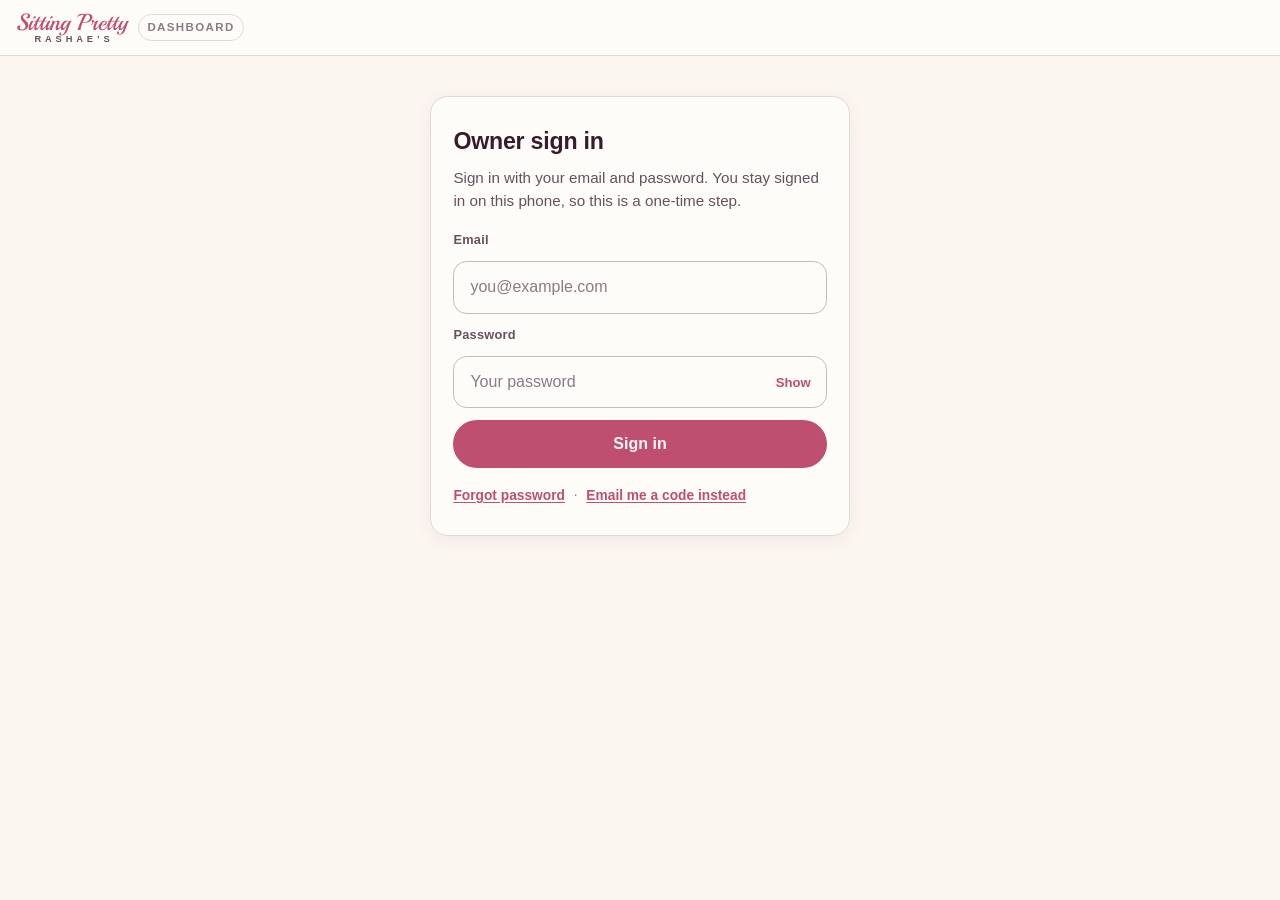
<file: dashboard.html>
<!DOCTYPE html>
<html lang="en">
<head>
<meta charset="UTF-8">
<meta name="viewport" content="width=device-width, initial-scale=1.0, viewport-fit=cover">
<title>Sitting Pretty · Dashboard</title>
<meta name="description" content="Owner dashboard for Sitting Pretty. Bookings, calendar, clients, and broadcasts.">
<meta name="robots" content="noindex">
<link rel="icon" href="data:image/svg+xml,%3Csvg xmlns='http://www.w3.org/2000/svg' viewBox='0 0 100 100'%3E%3Ccircle cx='50' cy='50' r='38' fill='%23b04a6c'/%3E%3C/svg%3E">
<link rel="preconnect" href="https://api.fontshare.com">
<link rel="preconnect" href="https://fonts.googleapis.com">
<link rel="preconnect" href="https://fonts.gstatic.com" crossorigin>
<link href="https://api.fontshare.com/v2/css?f[]=satoshi@500,700,900&display=swap" rel="stylesheet">
<link href="https://fonts.googleapis.com/css2?family=Playball&display=swap" rel="stylesheet">
<link rel="stylesheet" href="css/tokens.css">
<style>
*{margin:0;padding:0;box-sizing:border-box}
html{scroll-behavior:smooth}
:root{--topbar-h:3.5rem}
body{
  font-family:var(--font-body);
  background:var(--bg);
  color:var(--ink);
  font-weight:500;
  line-height:1.55;
  min-height:100vh;
}
[hidden]{display:none !important}
a{color:inherit}
img{max-width:100%;display:block}
::selection{background:var(--rose-soft);color:var(--rose-deep)}
:focus-visible{outline:2px solid var(--rose);outline-offset:2px}
.btn:focus-visible:active,.tab:focus-visible:active,.pill:focus-visible:active{transform:none}
.sr-only{position:absolute;width:1px;height:1px;padding:0;margin:-1px;overflow:hidden;clip:rect(0 0 0 0);white-space:nowrap;border:0}

/* ---------- top bar ---------- */
.topbar{
  position:sticky;top:0;z-index:50;
  display:flex;align-items:center;gap:.6rem;
  min-height:var(--topbar-h);
  padding:.4rem 1rem;
  padding-top:max(.4rem, env(safe-area-inset-top));
  background:var(--surface);
  border-bottom:1px solid var(--line);
}
.wordmark{display:inline-flex;flex-direction:column;align-items:center;font-family:var(--font-script);font-size:1.45rem;color:var(--rose);line-height:1;white-space:nowrap}
.wordmark .wm-sub{font-family:var(--font-body);font-size:.4em;font-weight:900;color:var(--ink-dim);letter-spacing:.42em;text-indent:.42em;margin-top:.14em;text-transform:uppercase}
.topbar-label{
  font-size:.72rem;font-weight:900;letter-spacing:.12em;text-transform:uppercase;
  color:var(--ink-faint);padding:.2rem .55rem;border:1px solid var(--line);border-radius:var(--r-pill);
}
.topbar .spacer{flex:1}

/* ---------- layout ----------
   Desktop: a fixed sidebar and a wide working column, the shape of a tool she
   sits down at. Phone: the sidebar folds into a bottom tab bar with a raised
   "+" for a new booking, the shape of an app she runs her day from. */
main{max-width:680px;margin:0 auto;padding:0 1rem 6rem}
body.in-app main{max-width:none;margin:0;padding:0}
.shell{display:flex;min-height:calc(100vh - var(--topbar-h))}
.sidenav{
  display:none;flex-direction:column;gap:.15rem;flex-shrink:0;width:230px;
  position:sticky;top:var(--topbar-h);height:calc(100vh - var(--topbar-h));
  padding:1.2rem .8rem 1rem;border-right:1px solid var(--line);background:var(--surface);
  overflow-y:auto;
}
.sidenav .tab{
  display:flex;align-items:center;gap:.65rem;width:100%;
  border:none;background:none;border-radius:.8rem;
  padding:.62rem .8rem;min-height:42px;font-size:.92rem;
}
.sidenav .tab svg{flex-shrink:0;opacity:.75}
.sidenav .tab[aria-pressed="true"]{background:var(--rose-soft);color:var(--rose-deep)}
.sidenav .tab[aria-pressed="true"] svg{opacity:1}
.sidenav .tab .badge{margin-left:auto;background:var(--rose);color:oklch(98% 0.008 30)}
.sidenav-foot{
  margin-top:auto;padding:.9rem .5rem 0;border-top:1px dashed var(--line-strong);
  font-family:var(--font-script);font-size:1.05rem;color:var(--ink-faint);
}
.workarea{flex:1;min-width:0;max-width:1120px;padding:1.2rem 1.1rem 6.5rem}
.work-head{display:flex;align-items:flex-start;gap:1rem;margin-bottom:1.2rem}
.work-head h1{font-size:1.45rem;font-weight:900;letter-spacing:-.01em;line-height:1.2}
.work-head .sub{color:var(--ink-dim);font-size:.92rem;margin-top:.15rem}
.work-head .spacer{flex:1}
@media (min-width: 900px){
  .sidenav{display:flex}
  .bottomnav{display:none}
  .workarea{padding:1.6rem 2rem 4rem}
  .work-head h1{font-size:1.7rem}
}

/* bottom tab bar (phone) */
.bottomnav{
  position:fixed;left:0;right:0;bottom:0;z-index:60;
  display:grid;grid-template-columns:repeat(5,1fr);align-items:end;
  background:var(--surface);border-top:1px solid var(--line);
  padding:.35rem .4rem calc(.35rem + env(safe-area-inset-bottom));
}
.bn-item{
  position:relative;
  display:flex;flex-direction:column;align-items:center;gap:.15rem;
  border:none;background:none;font:inherit;font-size:.7rem;font-weight:700;
  color:var(--ink-dim);padding:.3rem .2rem;min-height:48px;cursor:pointer;border-radius:.7rem;
}
.qa{position:relative}
.bn-item svg{opacity:.8}
.bn-item[aria-pressed="true"]{color:var(--rose-deep)}
.bn-item[aria-pressed="true"] svg{opacity:1}
.bn-item .badge{position:absolute;transform:translate(14px,-4px);background:var(--rose);color:oklch(98% 0.008 30)}
.bn-plus{
  display:flex;align-items:center;justify-content:center;
  width:52px;height:52px;margin:-1.4rem auto 0;border-radius:50%;
  background:var(--rose);color:oklch(98% 0.008 30);border:4px solid var(--bg);
  font-size:1.7rem;line-height:1;cursor:pointer;box-shadow:var(--shadow-soft);
}
.bn-plus:active{transform:scale(.94)}
/* This hide must sit AFTER .bottomnav's base rule: same specificity, so
   source order is the tiebreak, and putting it earlier left the phone bar
   painted across desktop. */
@media (min-width:900px){.bottomnav{display:none}}

/* home: stat cards */
.stat-grid{display:grid;grid-template-columns:repeat(2,1fr);gap:.7rem;margin-bottom:1.3rem}
@media (min-width:720px){.stat-grid{grid-template-columns:repeat(3,1fr)}}
@media (min-width:1050px){.stat-grid{grid-template-columns:repeat(6,1fr)}}
.stat{
  background:var(--surface);border:1px solid var(--line);border-radius:1rem;
  padding:.85rem .95rem;box-shadow:var(--shadow-soft);
}
.stat .ic{
  display:inline-flex;align-items:center;justify-content:center;width:34px;height:34px;
  border-radius:50%;background:var(--rose-soft);color:var(--rose-deep);margin-bottom:.45rem;
}
.stat .n{font-size:1.35rem;font-weight:900;letter-spacing:-.02em;line-height:1.1}
.stat .l{font-size:.72rem;font-weight:700;color:var(--ink-dim);margin-top:.1rem;line-height:1.3}
.stat .d{font-size:.7rem;color:var(--ink-faint);margin-top:.2rem}
.stat.tappable{cursor:pointer;position:relative;transition:transform .16s var(--ease-out), box-shadow .16s var(--ease-out)}
.stat.tappable::after{content:"›";position:absolute;top:.55rem;right:.75rem;color:var(--ink-faint);font-weight:900;font-size:1rem}
.stat.tappable:hover{box-shadow:0 4px 14px oklch(60% 0.08 350 / .18)}
.stat.tappable:active{transform:scale(.97)}

/* home: cards + layout */
.home-cols{display:grid;grid-template-columns:1fr;gap:1rem}
@media (min-width:980px){.home-cols{grid-template-columns:1.4fr 1fr}}
.card{
  background:var(--surface);border:1px solid var(--line);border-radius:1.1rem;
  padding:1.05rem 1.1rem;box-shadow:var(--shadow-soft);
}
.card > h3{font-size:.98rem;font-weight:900;margin-bottom:.7rem;display:flex;align-items:center;gap:.5rem}
.card > h3 .see{margin-left:auto;font-size:.78rem;font-weight:700;color:var(--rose);background:none;border:none;cursor:pointer;font-family:inherit;text-decoration:underline;text-underline-offset:2px}
.qa-grid{display:grid;grid-template-columns:repeat(2,1fr);gap:.6rem}
.qa{
  display:flex;flex-direction:column;align-items:center;gap:.4rem;
  font:inherit;font-weight:700;font-size:.8rem;color:var(--ink);
  background:var(--surface);border:1px solid var(--line);border-radius:.9rem;
  padding:.9rem .5rem;cursor:pointer;transition:transform .16s var(--ease-out), background .16s var(--ease-out);
}
.qa:active{transform:scale(.96)}
.qa:hover{background:var(--rose-soft)}
.qa .ic{display:flex;align-items:center;justify-content:center;width:38px;height:38px;border-radius:50%;background:var(--rose-soft);color:var(--rose-deep)}
.agenda{list-style:none}
.agenda li{display:flex;gap:.75rem;padding:.55rem 0;border-bottom:1px dashed var(--line);align-items:baseline}
.agenda li > span:last-child{min-width:0;overflow-wrap:anywhere}
.agenda li:last-child{border-bottom:none}
.agenda .at{font-weight:900;font-size:.85rem;color:var(--rose-deep);white-space:nowrap;min-width:4.4rem}
.agenda .who{font-weight:700;font-size:.92rem}
.agenda .what{color:var(--ink-dim);font-size:.83rem}
.home-empty{color:var(--ink-faint);font-size:.9rem;padding:.4rem 0}
/* week bars: real numbers only, drawn as plain divs */
.week-bars{display:grid;grid-template-columns:repeat(7,1fr);gap:.45rem;align-items:end;height:110px;margin:.4rem 0 .2rem}
.week-bars .wb{
  display:flex;flex-direction:column;align-items:center;gap:.3rem;height:100%;justify-content:flex-end;
  border:none;background:none;font:inherit;padding:0;cursor:pointer;border-radius:.5rem;
}
.week-bars .wb:hover .bar{background:var(--rose)}
.week-bars .bar{width:100%;max-width:34px;border-radius:.45rem .45rem 0 0;background:var(--rose-soft);min-height:3px}
.week-bars .bar.today{background:var(--rose)}
.week-bars .dl{font-size:.66rem;font-weight:700;color:var(--ink-faint)}
.week-total{font-size:.85rem;color:var(--ink-dim);border-top:1px dashed var(--line);padding-top:.6rem;margin-top:.4rem}
.week-total b{color:var(--ink)}
.mini-review{padding:.55rem 0;border-bottom:1px dashed var(--line)}
.mini-review:last-child{border-bottom:none}
.mini-review .rname{font-weight:700;font-size:.88rem;display:flex;gap:.5rem;align-items:baseline}
.mini-review .stars{color:var(--champagne);letter-spacing:.1em;font-size:.8rem}
.mini-review .rbody{color:var(--ink-dim);font-size:.85rem;margin-top:.15rem;display:-webkit-box;-webkit-line-clamp:2;-webkit-box-orient:vertical;overflow:hidden}

/* add booking modal */
.ab-scrim{position:fixed;inset:0;z-index:80;background:oklch(20% 0.03 350 / .45);backdrop-filter:blur(3px)}
/* Centered with inset+margin, never transform: the entrance animation's
   final frame (rise ends at translateY(0), fill both) was REPLACING the
   translate(-50%,-50%) and shoving the dialog off-center and off-screen. */
@keyframes sheetin{from{opacity:0}to{opacity:1}}
.ab-modal{
  position:fixed;z-index:81;inset:auto 0 0 0;margin:0 auto;
  width:100%;max-width:520px;max-height:88vh;overflow-y:auto;
  background:var(--surface);border-radius:1.2rem 1.2rem 0 0;border:1px solid var(--line);
  padding:1.1rem 1.15rem calc(1.2rem + env(safe-area-inset-bottom));
  animation:sheetin .22s var(--ease-out) both;
}
@media (min-width:720px){
  .ab-modal{inset:0;margin:auto;height:fit-content;border-radius:1.2rem;width:min(520px, 94vw)}
}
.ab-modal h2{font-size:1.15rem;font-weight:900;margin-bottom:.2rem}
.ab-sub{color:var(--ink-dim);font-size:.86rem;margin-bottom:.9rem}
.ab-modal form{display:flex;flex-direction:column;gap:.65rem}
.ab-row{display:grid;grid-template-columns:1fr 1fr;gap:.6rem}
.ab-error{color:var(--danger);font-weight:700;font-size:.87rem}
.ab-head{display:flex;align-items:center}
.ab-head .x{margin-left:auto;border:none;background:none;font-size:1.4rem;color:var(--ink-faint);cursor:pointer;padding:.2rem .5rem;border-radius:.6rem}
.ab-head .x:hover{background:var(--rose-soft)}
.splash{padding:5rem 1rem;text-align:center;color:var(--ink-faint)}

/* ---------- login ---------- */
#login-view{display:flex;justify-content:center;padding:2.5rem 0}
.login-card{
  width:100%;max-width:420px;background:var(--surface);
  border:1px solid var(--line);border-radius:var(--r-card);
  box-shadow:var(--shadow-soft);padding:1.7rem 1.4rem;
  animation:rise .24s var(--ease-out) both;
}
.login-card h1{font-size:1.45rem;font-weight:900;letter-spacing:-.01em}
.login-sub{color:var(--ink-dim);font-size:.95rem;margin:.35rem 0 1.1rem}
.login-card form{display:flex;flex-direction:column;gap:.7rem}
.login-error{
  margin-top:.9rem;font-size:.9rem;font-weight:700;color:var(--danger);
  background:oklch(95% 0.02 25);border-radius:.7rem;padding:.6rem .8rem;
}
.login-hint{
  margin-top:1.1rem;padding-top:1rem;border-top:1px dashed var(--line-strong);
  font-size:.83rem;color:var(--ink-faint);
}
.login-hint code{font-family:ui-monospace,monospace;font-size:.8rem;background:var(--surface-2);padding:.1rem .35rem;border-radius:.35rem}
.login-note{color:var(--ink-dim);font-size:.9rem;line-height:1.5;margin-bottom:.2rem}
.btn-google{width:100%;justify-content:center}
/* Google renders its own button in here. It sizes itself in pixels and refuses
   percentages, so js/api.js measures this slot and passes the width; the fixed
   min-height reserves the space while Google's script is still on its way, or
   the form under it jumps the moment it lands. */
.gslot{display:flex;justify-content:center;min-height:44px;margin-bottom:.15rem}
.gslot[aria-busy="true"]{opacity:0}
.gslot > div{max-width:100%}
.or-line{display:flex;align-items:center;gap:.75rem;margin:.95rem 0;color:var(--ink-faint);font-size:.8rem}
.or-line::before,.or-line::after{content:"";flex:1;height:1px;background:var(--line)}
.pw-wrap{position:relative;display:flex}
.pw-wrap .field{padding-right:4.6rem}
.pw-toggle{
  position:absolute;right:.5rem;top:50%;transform:translateY(-50%);
  border:none;background:none;font-family:inherit;font-size:.82rem;font-weight:700;
  color:var(--rose);cursor:pointer;padding:.4rem .5rem;border-radius:.6rem;
}
.pw-toggle:hover{background:var(--rose-soft)}
.field-hint{font-size:.79rem;color:var(--ink-faint)}
.alt-links{display:flex;flex-wrap:wrap;align-items:center;gap:.55rem;margin-top:.9rem;font-size:.86rem;color:var(--ink-faint)}
.alt-links button{
  border:none;background:none;font-family:inherit;font-size:.86rem;font-weight:700;
  color:var(--rose);cursor:pointer;padding:.35rem 0;text-decoration:underline;text-underline-offset:2px;
}

/* ---------- fields ---------- */
.field-label{font-size:.8rem;font-weight:700;color:var(--ink-dim);letter-spacing:.02em}
.field{
  width:100%;font:inherit;font-size:1rem;color:var(--ink);
  padding:.8rem 1rem;border-radius:.85rem;
  border:1px solid var(--line-strong);background:var(--surface);
  transition:border-color .18s var(--ease-out), box-shadow .18s var(--ease-out);
}
.field::placeholder{color:var(--ink-faint)}
.field:focus{outline:none;border-color:var(--rose);box-shadow:0 0 0 3px var(--rose-soft)}
.field-code{text-align:center;letter-spacing:.4em;font-weight:700;font-size:1.35rem}
textarea.field{resize:vertical;min-height:8.5rem;line-height:1.5}

/* ---------- buttons extra ---------- */
.btn-wide{width:100%}
.btn-sm{padding:.5rem 1.05rem;min-height:40px;font-size:.88rem}
.btn-icon{padding:.4rem .95rem;min-height:40px;font-size:1.15rem;line-height:1}

/* ---------- tabs ---------- */
.tabs{
  position:sticky;top:calc(var(--topbar-h) - 1px);z-index:40;
  display:flex;gap:.4rem;overflow-x:auto;
  padding:.75rem 0;background:var(--bg);
  scrollbar-width:none;-webkit-overflow-scrolling:touch;
}
.tabs::-webkit-scrollbar{display:none}
.tab{
  display:inline-flex;align-items:center;gap:.35rem;white-space:nowrap;
  font:inherit;font-weight:700;font-size:.88rem;color:var(--ink-dim);
  background:var(--surface);border:1px solid var(--line-strong);border-radius:var(--r-pill);
  padding:.5rem 1rem;min-height:40px;cursor:pointer;
  transition:background .18s var(--ease-out), color .18s var(--ease-out), border-color .18s var(--ease-out), transform .16s var(--ease-out);
}
.tab:active{transform:scale(.97)}
.tab[aria-pressed="true"]{background:var(--rose);border-color:var(--rose);color:oklch(98% 0.008 30)}
.badge{
  background:oklch(98% 0.008 30);color:var(--rose-deep);
  font-size:.68rem;font-weight:900;border-radius:var(--r-pill);
  padding:.05rem .42rem;min-width:1.15rem;text-align:center;
}
.tab[aria-pressed="false"] .badge{background:var(--rose);color:oklch(98% 0.008 30)}

/* ---------- views ---------- */
.view{padding-top:.4rem}
.view-in{animation:rise .22s var(--ease-out) both}
@keyframes rise{from{opacity:0;transform:translateY(7px)}to{opacity:1;transform:translateY(0)}}
.script-eyebrow{
  font-family:var(--font-script);font-weight:400;font-size:1.55rem;color:var(--rose);
  display:flex;align-items:center;gap:.5rem;margin:1.2rem 0 .6rem;
}
.gcount{
  font-family:var(--font-body);font-size:.72rem;font-weight:900;color:var(--ink-dim);
  background:var(--surface-2);border-radius:var(--r-pill);padding:.1rem .5rem;
}
.view-sub{color:var(--ink-dim);font-size:.93rem;margin:-.2rem 0 1rem}
.empty{color:var(--ink-faint);font-size:.93rem;padding:.3rem 0 .6rem}

/* ---------- filter pills ---------- */
.filters{display:flex;gap:.4rem;flex-wrap:wrap;padding-top:.5rem}
.pill{
  font:inherit;font-weight:700;font-size:.83rem;color:var(--ink-dim);
  background:transparent;border:1px solid var(--line-strong);border-radius:var(--r-pill);
  padding:.38rem .85rem;min-height:36px;cursor:pointer;
  transition:background .18s var(--ease-out), color .18s var(--ease-out), border-color .18s var(--ease-out), transform .16s var(--ease-out);
}
.pill:active{transform:scale(.97)}
.pill[aria-pressed="true"]{background:var(--rose-soft);border-color:var(--rose);color:var(--rose-deep)}

/* ---------- booking cards ---------- */
.blist{list-style:none;display:flex;flex-direction:column;gap:.7rem}
.bcard{
  background:var(--surface);border:1px solid var(--line);border-radius:var(--r-card);
  box-shadow:var(--shadow-soft);padding:.95rem 1rem;
}
.bcard-muted{opacity:.62}
.bcard-top{display:flex;align-items:flex-start;justify-content:space-between;gap:.6rem}
.bcard-when strong{font-size:1.06rem;font-weight:900}
.bcard-when span{display:block;font-size:.82rem;color:var(--ink-faint)}
.bcard-client{margin-top:.5rem;font-weight:700}
.bcard-tel{color:var(--rose);text-decoration:none;font-weight:700;white-space:nowrap}
.bcard-tel:hover{text-decoration:underline}
.bcard-service{
  display:flex;justify-content:space-between;gap:.8rem;align-items:baseline;
  margin-top:.15rem;font-size:.95rem;color:var(--ink-dim);
}
.bcard-price{color:var(--rose-deep);font-weight:900;white-space:nowrap}
.bcard-dep{font-style:normal;font-weight:700;font-size:.76rem;color:var(--ink-faint);display:block;text-align:right}
.bcard-money{margin-top:.4rem;font-size:.82rem;font-weight:700;color:var(--ink-dim)}
.bcard-money-paid{color:var(--success)}
.bcard-notes{
  margin-top:.55rem;font-size:.88rem;color:var(--ink-dim);
  background:var(--surface-2);border-radius:.7rem;padding:.5rem .7rem;
}
.bcard-actions{display:flex;gap:.5rem;flex-wrap:wrap;margin-top:.75rem}

/* ---------- calendar ---------- */
.cal-head{display:flex;align-items:center;justify-content:space-between;gap:.6rem;margin:.9rem 0 .7rem}
.cal-head h2{font-size:1.15rem;font-weight:900}
.cal-week{
  display:grid;grid-template-columns:repeat(7,1fr);gap:.3rem;
  font-size:.68rem;font-weight:900;letter-spacing:.06em;text-transform:uppercase;
  color:var(--ink-faint);text-align:center;margin-bottom:.35rem;
}
.cal-grid{display:grid;grid-template-columns:repeat(7,1fr);gap:.3rem}
.cal-day{
  position:relative;aspect-ratio:1;display:flex;flex-direction:column;align-items:center;justify-content:center;gap:.18rem;
  font:inherit;font-weight:700;font-size:.92rem;color:var(--ink);
  background:var(--surface);border:1px solid var(--line);border-radius:.7rem;cursor:pointer;padding:0;
  transition:border-color .18s var(--ease-out), background .18s var(--ease-out);
}
button.cal-day:hover{border-color:var(--rose)}
.cal-empty{aspect-ratio:1}
.cal-closed{background:var(--surface-2);border-style:dashed;color:var(--ink-faint);cursor:default}
/* A day she has closed that still has appointments on it. Dashed like the rest
   of her closed days, but live: those clients are still expecting her. */
.cal-closed-kept{border-style:dashed;border-color:var(--rose);background:var(--rose-soft)}
.cal-closed-label{font-size:.5rem;font-weight:900;letter-spacing:.08em;text-transform:uppercase}
.cal-blocked{
  background:repeating-linear-gradient(-45deg, var(--surface-2) 0 5px, var(--surface) 5px 11px);
}
.cal-today{border-color:var(--line-strong)}
.cal-today .cal-num{
  background:var(--rose);color:oklch(98% 0.008 30);border-radius:var(--r-pill);
  padding:0 .38rem;
}
.cal-selected{border-color:var(--rose);background:var(--rose-soft)}
.cal-dots{display:flex;gap:3px;align-items:center;min-height:6px}
.cal-dots i{width:5px;height:5px;border-radius:50%;background:var(--rose)}
.cal-more{font-size:.62rem;font-weight:900;color:var(--rose-deep);line-height:1}
/* People waiting on a taken time that day (slot alerts). Quiet gold-on-rose so
   it reads as opportunity, not alarm. */
.cal-wait{font-size:.56rem;font-weight:800;color:var(--rose-deep);background:var(--rose-soft);border-radius:.5rem;padding:.08rem .3rem;line-height:1.2;white-space:nowrap}
.cal-legend{display:flex;gap:1rem;flex-wrap:wrap;margin-top:.6rem;font-size:.78rem;color:var(--ink-faint)}
.cal-legend .swatch{
  display:inline-block;width:.85rem;height:.85rem;border-radius:.25rem;vertical-align:-.12rem;margin-right:.3rem;
  border:1px solid var(--line);
}
.swatch-blocked{background:repeating-linear-gradient(-45deg, var(--surface-2) 0 3px, var(--surface) 3px 6px)}
.swatch-closed{background:var(--surface-2);border-style:dashed}
.day-panel{
  margin-top:1rem;background:var(--surface);border:1px solid var(--line);
  border-radius:var(--r-card);box-shadow:var(--shadow-soft);padding:1rem;
  animation:rise .2s var(--ease-out) both;
}
.day-panel h3{font-size:1.02rem;font-weight:900}
.day-blocked-note{
  margin-top:.4rem;font-size:.85rem;font-weight:700;color:var(--danger);
  background:oklch(95% 0.02 25);border-radius:.6rem;padding:.4rem .65rem;
}
.day-list{list-style:none;margin-top:.6rem;display:flex;flex-direction:column;gap:.45rem}
.day-list li{
  display:flex;align-items:center;gap:.6rem;font-size:.9rem;
  border-bottom:1px dashed var(--line);padding-bottom:.45rem;
}
.day-list li:last-child{border-bottom:none;padding-bottom:0}
.day-time{font-weight:900;white-space:nowrap;min-width:4.6rem}
.day-who{flex:1;color:var(--ink-dim)}
.day-actions{margin-top:.85rem}
.day-hint{margin-top:.5rem;font-size:.8rem;color:var(--ink-faint)}

/* ---------- hours ---------- */
.hours-rows{display:flex;flex-direction:column;gap:.6rem;margin-top:.2rem}
.hrow{
  background:var(--surface);border:1px solid var(--line);border-radius:var(--r-card);
  box-shadow:var(--shadow-soft);padding:.7rem .9rem;
  transition:background .2s var(--ease-out), border-color .2s var(--ease-out);
}
.hrow-off{background:var(--surface-2);box-shadow:none}
.hrow-top{display:flex;align-items:center;justify-content:space-between;gap:.6rem}
.hrow-day{font-weight:900;font-size:1.02rem}
.hswitch{
  display:inline-flex;align-items:center;gap:.55rem;
  font:inherit;font-weight:700;font-size:.85rem;color:var(--ink-faint);
  background:transparent;border:none;border-radius:var(--r-pill);
  padding:.3rem .1rem;min-height:44px;cursor:pointer;
  transition:transform .16s var(--ease-out), color .2s var(--ease-out);
}
.hswitch:active{transform:scale(.97)}
.hswitch:focus-visible:active{transform:none}
.hswitch-track{
  position:relative;flex:none;width:2.9rem;height:1.7rem;border-radius:var(--r-pill);
  background:var(--line-strong);transition:background .2s var(--ease-out);
}
.hswitch-thumb{
  position:absolute;top:.2rem;left:.2rem;width:1.3rem;height:1.3rem;border-radius:50%;
  background:var(--surface);box-shadow:var(--shadow-soft);
  transition:transform .2s var(--ease-out);
}
.hswitch[aria-pressed="true"]{color:var(--rose-deep)}
.hswitch[aria-pressed="true"] .hswitch-track{background:var(--rose)}
.hswitch[aria-pressed="true"] .hswitch-thumb{transform:translateX(1.2rem)}
.hrow-times{display:flex;gap:.65rem;margin-top:.5rem}
.hrow-off .hrow-times,.hrow-off .hcopy,.hrow-off:focus-within .hcopy{display:none}
.htime{flex:1 1 0;display:flex;flex-direction:column;gap:.22rem;min-width:0}
.field-time{padding:.6rem .7rem;min-height:48px}
/* The quick-apply link stays out of the way until she is working on a day,
   so the list reads as seven calm rows instead of seven links. */
.hcopy{display:none}
.hrow:focus-within .hcopy,.hrow-edited .hcopy{
  display:inline-flex;align-items:center;margin-top:.55rem;
  font:inherit;font-weight:700;font-size:.83rem;color:var(--rose);
  background:transparent;border:none;cursor:pointer;padding:.5rem 0;min-height:44px;
  text-decoration:underline;text-underline-offset:2px;
  transition:color .2s var(--ease-out), transform .16s var(--ease-out);
}
.hcopy:hover{color:var(--rose-deep)}
.hcopy:active{transform:scale(.97)}
.hcopy:focus-visible:active{transform:none}
.hours-actions{display:flex;gap:.6rem;margin-top:1.1rem}
.hours-actions .btn{flex:1}
.hours-error{
  margin-top:.9rem;font-size:.9rem;font-weight:700;color:var(--danger);
  background:oklch(95% 0.02 25);border-radius:.7rem;padding:.6rem .8rem;
}
.hours-saved{
  margin-top:.9rem;font-weight:700;color:var(--success);
  background:oklch(95% 0.03 155);border-radius:.7rem;padding:.55rem .8rem;font-size:.92rem;
}
.affected-box{
  margin-top:1rem;background:var(--surface);border:1px solid var(--line-strong);
  border-radius:var(--r-card);box-shadow:var(--shadow-soft);padding:1rem;
  animation:rise .22s var(--ease-out) both;
}
.affected-box h3{font-size:1rem;font-weight:900}
.affected-note{font-size:.88rem;color:var(--ink-dim);margin-top:.4rem}
.affected-list{list-style:none;margin-top:.75rem;display:flex;flex-direction:column;gap:.55rem}
.affected-list li{
  display:flex;align-items:center;gap:.7rem;flex-wrap:wrap;
  border-top:1px dashed var(--line);padding-top:.55rem;
}
.affected-who{flex:1 1 10rem;min-width:0}
.affected-who strong{display:block;font-weight:900;font-size:.95rem}
.affected-who span{display:block;font-size:.85rem;color:var(--ink-dim)}

/* ---------- clients ---------- */
#client-search{margin-top:.6rem}
.clients-list{list-style:none;margin-top:.8rem;display:flex;flex-direction:column;gap:.55rem}
/* segmented toggles (borrowed from the booking sheet's account step) */
.seg{display:flex;gap:.25rem;background:var(--surface-2);border-radius:var(--r-pill);padding:.25rem}
.seg button{
  flex:1;border:none;background:none;font-family:inherit;font-size:.87rem;font-weight:700;
  color:var(--ink-dim);padding:.5rem .9rem;border-radius:var(--r-pill);cursor:pointer;min-height:40px;
  transition:background .18s var(--ease-out), color .18s var(--ease-out);
}
.seg button[aria-selected="true"]{background:var(--surface);color:var(--rose-deep);box-shadow:var(--shadow-soft)}
/* Marketing composer */
.mk-block{margin-bottom:1.1rem}
.mk-seg{max-width:420px;margin:.45rem 0 1rem}
.mk-results{
  list-style:none;margin-top:.45rem;border:1px solid var(--line);border-radius:.9rem;
  background:var(--surface);max-height:260px;overflow-y:auto;box-shadow:var(--shadow-soft);
}
.mk-results li{display:flex;align-items:center;gap:.6rem;width:100%}
.mk-results button{
  display:flex;flex-direction:column;align-items:flex-start;gap:.1rem;width:100%;
  border:none;background:none;font:inherit;text-align:left;cursor:pointer;
  padding:.6rem .85rem;border-bottom:1px dashed var(--line);
}
.mk-results li:last-child button{border-bottom:none}
.mk-results button:hover{background:var(--rose-soft)}
.mk-results .who{font-weight:700}
.mk-results .sub{font-size:.8rem;color:var(--ink-dim)}
.mk-results .tag{font-size:.66rem;font-weight:800;letter-spacing:.06em;text-transform:uppercase;color:var(--rose-deep);background:var(--rose-soft);border-radius:var(--r-pill);padding:.12rem .5rem;margin-left:.4rem}
.mk-chosen{
  display:flex;align-items:center;gap:.6rem;margin-top:.55rem;
  background:var(--rose-soft);color:var(--rose-deep);font-weight:700;font-size:.92rem;
  border-radius:.8rem;padding:.55rem .85rem;
}
.mk-chosen button{margin-left:auto;border:none;background:none;font:inherit;font-weight:900;color:var(--rose-deep);cursor:pointer;padding:.1rem .4rem;border-radius:.5rem}
.mk-html{font-family:ui-monospace,SFMono-Regular,monospace;font-size:.82rem;line-height:1.45}
.mk-preview-wrap{overflow:hidden;border:1px solid var(--line);border-radius:.9rem;background:#fff;margin-top:.7rem}
/* Email designs are laid out for ~600px. On a phone, render at 600 and
   scale down so she previews the real thing, not a crushed reflow. */
.mk-html-preview{width:600px;height:420px;border:0;background:#fff;transform-origin:top left;display:block}
/* per-row message actions on Clients & waitlist */
.row-acts{display:flex;gap:.35rem;margin-top:.45rem;flex-wrap:wrap}
.row-acts a,.row-acts button{
  font:inherit;font-size:.78rem;font-weight:700;color:var(--rose-deep);text-decoration:none;
  background:var(--rose-soft);border:none;border-radius:var(--r-pill);
  padding:.55rem .85rem;min-height:38px;cursor:pointer;
  display:inline-flex;align-items:center;
}
.row-acts [data-lead-remove]{background:var(--surface);border:1px solid var(--line-strong);color:var(--ink-dim)}
.row-acts [data-lead-remove][data-armed="1"]{background:var(--danger);color:oklch(98% 0.008 30);border-color:transparent}
/* 12: the chip's X gets a real thumb target without growing visually */
.mk-chosen button{padding:.55rem .8rem;margin:-.45rem -.5rem -.45rem auto}
.row-acts a:hover,.row-acts button:hover{background:var(--rose);color:oklch(98% 0.008 30)}
.client-row{
  display:flex;justify-content:space-between;gap:.8rem;align-items:flex-start;
  background:var(--surface);border:1px solid var(--line);border-radius:var(--r-card);
  box-shadow:var(--shadow-soft);padding:.85rem 1rem;
}
.client-name{font-weight:900}
.client-meta{font-size:.84rem;color:var(--ink-dim);margin-top:.1rem;word-break:break-word}
.client-meta a{color:var(--rose);text-decoration:none;font-weight:700}
.client-meta a:hover{text-decoration:underline}
.client-stats{text-align:right;font-size:.8rem;color:var(--ink-faint);white-space:nowrap}
.client-stats strong{display:block;font-size:.92rem;color:var(--ink)}

/* ---------- menu editor ---------- */
.menu-add{
  background:var(--surface);border:1px solid var(--line);border-radius:var(--r-card);
  box-shadow:var(--shadow-soft);padding:1rem 1.05rem;margin:1rem 0 1.4rem;
}
.menu-add-grid{display:grid;grid-template-columns:1fr 1fr;gap:.55rem}
.menu-add-grid input{margin:0}
.menu-add-grid button{grid-column:1 / -1}
@media (min-width:760px){
  .menu-add-grid{grid-template-columns:1.1fr 1.4fr 1fr 1fr 1.3fr auto}
  .menu-add-grid button{grid-column:auto}
}
.menu-cat{margin-bottom:1.6rem}
.menu-cat > h3{
  font-size:1.02rem;font-weight:900;padding:.55rem .2rem;border-bottom:1px solid var(--line-strong);
  display:flex;align-items:center;gap:.5rem;
}
.menu-cat > h3 .gcount{margin-left:auto}
.menu-row{
  display:grid;grid-template-columns:1.6fr .8fr .8fr .9fr auto auto;gap:.5rem;align-items:center;
  padding:.55rem .2rem;border-bottom:1px dashed var(--line);
}
.menu-row input{margin:0;padding:.5rem .65rem;font-size:.92rem;min-height:42px}
.menu-row .mr-name{font-weight:700;font-size:.93rem;word-break:break-word}
.menu-row .mr-note{display:block;font-weight:500;font-size:.78rem;color:var(--ink-faint);margin-top:.1rem}
.menu-row .btn{min-height:42px;padding:.4rem .9rem;font-size:.84rem}
.menu-row .mr-save[disabled]{opacity:.35}
.menu-hiddens{margin-top:.5rem}
.menu-hiddens summary{
  cursor:pointer;font-size:.85rem;font-weight:700;color:var(--ink-faint);padding:.45rem .2rem;
}
.menu-row.is-hidden .mr-name{color:var(--ink-faint);text-decoration:line-through}
@media (max-width:760px){
  .menu-row{grid-template-columns:1fr 1fr;row-gap:.45rem}
  .menu-row .mr-namecell{grid-column:1 / -1}
}

/* ---------- reviews ---------- */
.review-row{
  display:flex;flex-direction:column;gap:.5rem;
  background:var(--surface);border:1px solid var(--line);border-radius:var(--r-card);
  box-shadow:var(--shadow-soft);padding:.95rem 1.05rem;
}
.review-row .rv-top{display:flex;justify-content:space-between;gap:.8rem;align-items:center;flex-wrap:wrap}
.review-row .rv-stars{color:var(--champagne);letter-spacing:.12em;font-size:.92rem}
.review-row .rv-body{font-size:.94rem;color:var(--ink);line-height:1.5}
.review-row .rv-who{font-size:.82rem;color:var(--ink-faint)}
.review-row .rv-who b{color:var(--ink-dim)}
.review-row .rv-actions{display:flex;gap:.5rem;flex-wrap:wrap}

/* ---------- broadcast ---------- */
.suggests{display:flex;gap:.45rem;flex-wrap:wrap;margin-bottom:1rem}
.suggest{
  font:inherit;font-weight:700;font-size:.83rem;color:var(--rose-deep);
  background:var(--rose-soft);border:1px solid transparent;border-radius:var(--r-pill);
  padding:.42rem .9rem;min-height:44px;cursor:pointer;
  transition:border-color .18s var(--ease-out), transform .16s var(--ease-out);
}
.suggest:hover{border-color:var(--rose)}
.suggest:active{transform:scale(.97)}
.suggest:focus-visible:active{transform:none}
#broadcast-form{display:flex;flex-direction:column;gap:.65rem}
.flyer-hint{font-size:.82rem;color:var(--ink-faint);margin:.15rem 0 .5rem}
.file-input{position:absolute;width:1px;height:1px;padding:0;margin:-1px;overflow:hidden;clip:rect(0 0 0 0);white-space:nowrap;border:0}
.file-btn{
  display:inline-flex;align-items:center;justify-content:center;gap:.5rem;
  font-weight:700;font-size:1rem;color:var(--ink);
  background:transparent;border:1px solid var(--line-strong);border-radius:var(--r-pill);
  padding:.85rem 1.6rem;min-height:48px;cursor:pointer;
  transition:border-color .2s var(--ease-out), color .2s var(--ease-out), transform .16s var(--ease-out);
}
.file-btn:hover{border-color:var(--rose);color:var(--rose)}
.file-btn:active{transform:scale(.97)}
.file-input:focus-visible + .file-btn{outline:2px solid var(--rose);outline-offset:2px}
.flyer-busy{font-size:.85rem;font-weight:700;color:var(--ink-dim);margin-top:.5rem}
.flyer-error{
  margin-top:.5rem;font-size:.88rem;font-weight:700;color:var(--danger);
  background:oklch(95% 0.02 25);border-radius:.7rem;padding:.5rem .75rem;
}
.flyer-preview{
  display:flex;gap:.8rem;align-items:flex-start;margin-top:.7rem;
  background:var(--surface);border:1px solid var(--line);border-radius:var(--r-card);
  box-shadow:var(--shadow-soft);padding:.7rem .8rem;
  animation:rise .2s var(--ease-out) both;
}
.flyer-thumb{
  width:5rem;height:5rem;flex:none;object-fit:cover;border-radius:.7rem;
  border:1px solid var(--line);background:var(--surface-2);
}
.flyer-meta{flex:1;min-width:0}
.flyer-name{font-weight:900;font-size:.9rem;overflow-wrap:anywhere}
.flyer-size{font-size:.8rem;color:var(--ink-faint);margin-bottom:.5rem}
.pv-flyer{
  width:100%;max-height:11rem;object-fit:contain;background:var(--surface-2);border-radius:.7rem;
  border:1px solid var(--line);margin-top:.5rem;
}
.sms-flyer{font-size:.86rem;color:var(--ink-dim);margin-top:.35rem}
.sms-bubble p + p{margin-top:.25rem}
.previews{display:grid;gap:.8rem;margin:1.1rem 0}
@media (min-width:560px){.previews{grid-template-columns:1fr 1fr}}
.preview-card{
  background:var(--surface);border:1px solid var(--line);border-radius:var(--r-card);
  box-shadow:var(--shadow-soft);padding:.85rem .95rem;
}
.preview-card figcaption{
  font-size:.7rem;font-weight:900;letter-spacing:.1em;text-transform:uppercase;
  color:var(--ink-faint);margin-bottom:.55rem;
}
.email-meta{font-size:.78rem;color:var(--ink-faint);border-bottom:1px dashed var(--line);padding-bottom:.35rem}
.email-subject{font-weight:900;font-size:.95rem;margin-top:.45rem}
.email-body{font-size:.9rem;color:var(--ink-dim);margin-top:.35rem;white-space:normal;overflow-wrap:anywhere}
.sms-shell{display:flex}
.sms-bubble{
  background:var(--surface-2);border-radius:1rem 1rem 1rem .3rem;
  padding:.6rem .85rem;font-size:.9rem;color:var(--ink);max-width:100%;overflow-wrap:anywhere;
}
.sms-count{font-size:.75rem;color:var(--ink-faint);margin-top:.45rem}
.sms-off{font-size:.75rem;color:var(--ink-dim);margin-top:.5rem;padding:.45rem .6rem;
  background:var(--surface-2);border-radius:.6rem;line-height:1.45}
.send-area{margin-top:.4rem}
.include-leads{
  display:flex;align-items:center;gap:.55rem;margin-bottom:.8rem;
  font-size:.92rem;font-weight:700;color:var(--ink-dim);cursor:pointer;
}
.include-leads input{width:1.1rem;height:1.1rem;accent-color:var(--rose);cursor:pointer}
.confirm-box{
  background:var(--surface);border:1px solid var(--line-strong);border-radius:var(--r-card);
  box-shadow:var(--shadow-lift);padding:1rem;text-align:center;
  animation:rise .2s var(--ease-out) both;
}
.confirm-box p{font-weight:900;font-size:1.02rem;margin-bottom:.75rem}
.confirm-box .row{display:flex;gap:.6rem;justify-content:center;flex-wrap:wrap}
.bc-result{
  margin-top:.8rem;font-weight:700;color:var(--success);
  background:oklch(95% 0.03 155);border-radius:.7rem;padding:.55rem .8rem;font-size:.92rem;
}

/* ---------- outbox drawer ---------- */
.outbox-fab{
  position:fixed;right:1rem;bottom:calc(1rem + env(safe-area-inset-bottom));z-index:60;
  font:inherit;font-weight:700;font-size:.85rem;color:var(--ink);
  background:var(--surface);border:1px solid var(--line-strong);border-radius:var(--r-pill);
  padding:.55rem 1.05rem;min-height:42px;cursor:pointer;box-shadow:var(--shadow-lift);
  transition:border-color .18s var(--ease-out), transform .16s var(--ease-out);
}
.outbox-fab:hover{border-color:var(--rose)}
.outbox-fab:active{transform:scale(.97)}
.outbox-fab:focus-visible:active{transform:none}
.scrim{
  position:fixed;inset:0;z-index:70;background:oklch(25% 0.03 350 / .35);
  opacity:0;transition:opacity .22s var(--ease-out);
}
.scrim.open{opacity:1}
.drawer{
  position:fixed;left:0;right:0;bottom:0;z-index:80;margin:0 auto;max-width:680px;
  background:var(--surface);border:1px solid var(--line);border-bottom:none;
  border-radius:1.2rem 1.2rem 0 0;box-shadow:var(--shadow-lift);
  max-height:72vh;display:flex;flex-direction:column;
  transform:translateY(105%);transition:transform .24s var(--ease-out);
}
.drawer.open{transform:translateY(0)}
.drawer-head{
  padding:1rem 1.1rem .7rem;border-bottom:1px solid var(--line);
  display:flex;align-items:flex-start;gap:.7rem;
}
.drawer-head div{flex:1}
.drawer-head h2{font-size:1.05rem;font-weight:900}
.drawer-head p{font-size:.82rem;color:var(--ink-faint)}
.outbox-list{
  list-style:none;overflow-y:auto;padding:.6rem 1.1rem;
  padding-bottom:calc(1rem + env(safe-area-inset-bottom));
  display:flex;flex-direction:column;gap:.7rem;
}
.ob-item{border:1px solid var(--line);border-radius:.85rem;padding:.7rem .85rem;background:var(--bg)}
.ob-head{display:flex;align-items:center;gap:.5rem;font-size:.76rem;color:var(--ink-faint);flex-wrap:wrap}
.ob-chan{
  font-weight:900;text-transform:uppercase;letter-spacing:.07em;font-size:.62rem;
  border-radius:var(--r-pill);padding:.14rem .5rem;
}
.ob-chan-email{background:var(--rose-soft);color:var(--rose-deep)}
.ob-chan-sms{background:oklch(93% 0.045 150);color:oklch(38% 0.09 155)}
.ob-to{overflow-wrap:anywhere}
.ob-ts{margin-left:auto;white-space:nowrap}
.ob-subject{font-weight:900;font-size:.88rem;margin-top:.4rem}
.ob-body{font-size:.85rem;color:var(--ink-dim);margin-top:.25rem;overflow-wrap:anywhere}
.ob-empty{color:var(--ink-faint);font-size:.9rem;padding:.5rem 0 1rem}

/* ---------- toast ---------- */
.toast{
  position:fixed;left:50%;bottom:calc(4.4rem + env(safe-area-inset-bottom));z-index:90;
  transform:translate(-50%, 8px);opacity:0;pointer-events:none;
  background:var(--ink);color:oklch(97% 0.008 60);
  font-size:.88rem;font-weight:700;border-radius:var(--r-pill);
  padding:.55rem 1.1rem;max-width:calc(100vw - 2rem);text-align:center;
  transition:opacity .2s var(--ease-out), transform .2s var(--ease-out);
}
.toast.show{opacity:1;transform:translate(-50%, 0)}

/* the demo outbox helper must not sit on the phone tab bar */
@media (max-width:899px){
  .outbox-fab{bottom:calc(74px + env(safe-area-inset-bottom))}
}

@media (prefers-reduced-motion: reduce){
  .view-in,.login-card,.day-panel,.confirm-box,.affected-box,.flyer-preview{animation:none}
  .drawer,.scrim,.toast,.hswitch-track,.hswitch-thumb{transition:none}
  .ab-modal{animation:none}
  .ab-scrim{backdrop-filter:none}
  .btn:active,.tab:active,.pill:active,.suggest:active,.outbox-fab:active,
  .hswitch:active,.hcopy:active,.file-btn:active,
  .qa:active,.bn-plus:active,.stat.tappable:active,.bn-item:active{transform:none}
}
</style>
</head>
<body>

<header class="topbar">
  <span class="wordmark">Sitting Pretty<span class="wm-sub">Rashae&rsquo;s</span></span>
  <span class="topbar-label">Dashboard</span>
  <span class="spacer"></span>
  <button id="logout-btn" class="btn btn-ghost btn-sm" hidden>Log out</button>
</header>

<main>
  <section id="splash" class="splash"><p>Loading your dashboard.</p></section>

  <section id="login-view" hidden>
    <div class="login-card">
      <h1>Owner sign in</h1>
      <p class="login-sub" id="login-sub">You stay signed in on this phone, so this is a one-time step.</p>

      <div id="pane-password">
        <!-- Live, Google's own One Tap button renders into #google-slot and the
             fallback button below stays hidden. The demo has no client id, so
             it uses the button and the old redirect. js/dashboard.js decides. -->
        <div id="google-slot" class="gslot" hidden></div>
        <button id="google-btn" class="btn btn-ghost btn-google" type="button" hidden>
          <svg width="18" height="18" viewBox="0 0 18 18" fill="none" aria-hidden="true"><circle cx="9" cy="9" r="7.2" stroke="currentColor" stroke-width="1.6"/><path d="M12.4 9a3.4 3.4 0 1 1-1-2.4" stroke="currentColor" stroke-width="1.6" stroke-linecap="round"/><path d="M12.4 9H9" stroke="currentColor" stroke-width="1.6" stroke-linecap="round"/></svg>
          <span>Continue with Google</span>
        </button>
        <div class="or-line"><span>or</span></div>
        <form id="password-form">
          <label class="field-label" for="login-email">Email</label>
          <input id="login-email" class="field" type="email" name="username" required autocomplete="username" placeholder="you@example.com">
          <label class="field-label" for="login-password">Password</label>
          <div class="pw-wrap">
            <input id="login-password" class="field" type="password" name="password" autocomplete="current-password" placeholder="Your password">
            <button type="button" class="pw-toggle" data-pw="login-password" aria-pressed="false" aria-label="Show password">Show</button>
          </div>
          <button id="password-submit" class="btn btn-solid btn-wide" type="submit">Sign in</button>
        </form>
        <p class="alt-links">
          <button id="forgot-btn" type="button">Forgot password</button>
          <span aria-hidden="true">·</span>
          <button id="code-instead-btn" type="button">Email me a code instead</button>
        </p>
      </div>

      <form id="code-form" hidden>
        <p id="code-sent-line" class="login-note"></p>
        <label class="field-label" for="login-code">Sign-in code</label>
        <input id="login-code" class="field field-code" inputmode="numeric" pattern="[0-9]{6,8}" maxlength="8" required autocomplete="one-time-code" placeholder="000000">
        <button id="code-submit" class="btn btn-solid btn-wide" type="submit">Sign in</button>
        <button id="change-email-btn" class="btn btn-ghost btn-wide" type="button">Back to password sign in</button>
      </form>

      <form id="setpw-form" hidden>
        <p class="login-note">You are in. Set a password and next time you sign in right here, no email needed. You can skip this.</p>
        <label class="field-label" for="new-password">New password</label>
        <div class="pw-wrap">
          <input id="new-password" class="field" type="password" name="new-password" autocomplete="new-password" placeholder="At least 8 characters">
          <button type="button" class="pw-toggle" data-pw="new-password" aria-pressed="false" aria-label="Show password">Show</button>
        </div>
        <p class="field-hint" id="setpw-hint"></p>
        <button id="setpw-submit" class="btn btn-solid btn-wide" type="submit">Save password</button>
        <button id="setpw-skip" class="btn btn-ghost btn-wide" type="button">Not now</button>
      </form>

      <p id="login-error" class="login-error" role="alert" hidden></p>
      <p class="login-hint" id="demo-login-hint" hidden>Demo: the admin account is <strong>ebony@demo.local</strong>. Your code shows up in the Demo outbox, also at <code>/api/_outbox</code>.</p>
    </div>
  </section>

  <section id="app-view" hidden>
   <div class="shell">
    <aside class="sidenav" aria-label="Dashboard sections">
      <button class="tab" data-view="home" aria-pressed="true"><svg width="17" height="17" viewBox="0 0 24 24" fill="none" stroke="currentColor" stroke-width="2.2" stroke-linecap="round" stroke-linejoin="round" aria-hidden="true"><path d="M3 10.5 12 3l9 7.5"/><path d="M5 9.5V21h14V9.5"/></svg><span>Home</span></button>
      <button class="tab" data-view="bookings" aria-pressed="false"><svg width="17" height="17" viewBox="0 0 24 24" fill="none" stroke="currentColor" stroke-width="2.2" stroke-linecap="round" aria-hidden="true"><rect x="4" y="5" width="16" height="16" rx="2.5"/><path d="M8 3v4M16 3v4M4 10h16"/></svg><span>Bookings</span><span class="badge attention-badge" hidden></span></button>
      <button class="tab" data-view="calendar" aria-pressed="false"><svg width="17" height="17" viewBox="0 0 24 24" fill="none" stroke="currentColor" stroke-width="2.2" stroke-linecap="round" aria-hidden="true"><rect x="4" y="5" width="16" height="16" rx="2.5"/><path d="M8 3v4M16 3v4M4 10h16M9 15h.5M14.5 15h.5M9 18h.5"/></svg><span>Calendar</span></button>
      <button class="tab" data-view="clients" aria-pressed="false"><svg width="17" height="17" viewBox="0 0 24 24" fill="none" stroke="currentColor" stroke-width="2.2" stroke-linecap="round" aria-hidden="true"><circle cx="9" cy="8.5" r="3.4"/><path d="M3.5 20c.6-3.4 2.8-5 5.5-5s4.9 1.6 5.5 5"/><circle cx="17" cy="9.5" r="2.6"/><path d="M15.8 15.2c2.5.1 4.2 1.6 4.7 4.6"/></svg><span>Clients &amp; waitlist</span></button>
      <button class="tab" data-view="menu" aria-pressed="false"><svg width="17" height="17" viewBox="0 0 24 24" fill="none" stroke="currentColor" stroke-width="2.2" stroke-linecap="round" aria-hidden="true"><path d="M4 6h16M4 12h10M4 18h13"/></svg><span>Your menu</span></button>
      <button class="tab" data-view="reviews" aria-pressed="false"><svg width="17" height="17" viewBox="0 0 24 24" fill="none" stroke="currentColor" stroke-width="2.2" stroke-linejoin="round" aria-hidden="true"><path d="m12 4 2.4 5 5.4.7-4 3.8 1 5.4L12 16.3 7.2 18.9l1-5.4-4-3.8 5.4-.7Z"/></svg><span>Reviews</span><span class="badge reviews-badge" hidden></span></button>
      <button class="tab" data-view="broadcast" aria-pressed="false"><svg width="17" height="17" viewBox="0 0 24 24" fill="none" stroke="currentColor" stroke-width="2.2" stroke-linecap="round" stroke-linejoin="round" aria-hidden="true"><path d="m21 3-9.5 9.5M21 3l-6.5 18-3-8.5L3 9.5Z"/></svg><span>Marketing</span></button>
      <button class="tab" data-view="hours" aria-pressed="false"><svg width="17" height="17" viewBox="0 0 24 24" fill="none" stroke="currentColor" stroke-width="2.2" stroke-linecap="round" aria-hidden="true"><circle cx="12" cy="12" r="9"/><path d="M12 7v5l3.5 2"/></svg><span>Hours</span></button>
      <div class="sidenav-foot">Sitting Pretty Rashae&rsquo;s</div>
    </aside>

    <div class="workarea">
    <header class="work-head">
      <div>
        <h1 id="hello-line">Welcome back 👋</h1>
        <p class="sub" id="hello-sub">Your day, your book, your money. All on one page.</p>
      </div>
      <span class="spacer"></span>
      <button id="ab-open-top" class="btn btn-solid btn-sm" type="button">+ Add booking</button>
    </header>

    <!-- ---------- home ---------- -->
    <section id="view-home" class="view" aria-label="Overview">
      <div class="stat-grid" id="stat-grid"></div>
      <div class="home-cols">
        <div style="display:flex;flex-direction:column;gap:1rem;min-width:0">
          <div class="card">
            <h3>Today <button class="see" type="button" data-go="calendar">Full calendar</button></h3>
            <ul class="agenda" id="home-agenda"></ul>
            <p class="home-empty" id="home-agenda-empty" hidden>Nothing on the book today.</p>
          </div>
          <div class="card">
            <h3>This week at a glance</h3>
            <div class="week-bars" id="week-bars" role="img" aria-label="Booked value per day this week"></div>
            <p class="week-total" id="week-total"></p>
          </div>
        </div>
        <div style="display:flex;flex-direction:column;gap:1rem;min-width:0">
          <div class="card">
            <h3>Quick actions</h3>
            <div class="qa-grid">
              <button class="qa" type="button" id="qa-add"><span class="ic"><svg width="17" height="17" viewBox="0 0 24 24" fill="none" stroke="currentColor" stroke-width="2.2" stroke-linecap="round" aria-hidden="true"><rect x="4" y="5" width="16" height="16" rx="2.5"/><path d="M8 3v4M16 3v4M4 10h16"/></svg></span>Add booking</button>
              <button class="qa" type="button" data-go="calendar"><span class="ic"><svg width="17" height="17" viewBox="0 0 24 24" fill="none" stroke="currentColor" stroke-width="2.2" stroke-linecap="round" aria-hidden="true"><rect x="4" y="5" width="16" height="16" rx="2.5"/><path d="M8 3v4M16 3v4M4 10h16M9 15h.5M14.5 15h.5M9 18h.5"/></svg></span>Block a day</button>
              <button class="qa" type="button" data-go="broadcast"><span class="ic"><svg width="17" height="17" viewBox="0 0 24 24" fill="none" stroke="currentColor" stroke-width="2.2" stroke-linecap="round" stroke-linejoin="round" aria-hidden="true"><path d="m21 3-9.5 9.5M21 3l-6.5 18-3-8.5L3 9.5Z"/></svg></span>Marketing</button>
              <button class="qa" type="button" id="qa-site"><span class="ic"><svg width="17" height="17" viewBox="0 0 24 24" fill="none" stroke="currentColor" stroke-width="2.2" stroke-linecap="round" stroke-linejoin="round" aria-hidden="true"><path d="M3 10.5 12 3l9 7.5"/><path d="M5 9.5V21h14V9.5"/></svg></span>See your site</button>
            </div>
          </div>
          <div class="card">
            <h3>Recent reviews <button class="see" type="button" data-go="reviews">View all</button></h3>
            <div id="home-reviews"></div>
            <p class="home-empty" id="home-reviews-empty" hidden>No reviews yet.</p>
          </div>
        </div>
      </div>
    </section>

    <section id="view-bookings" class="view" aria-label="Bookings">
      <div class="filters" role="group" aria-label="Filter bookings">
        <button class="pill" data-filter="all" aria-pressed="true">All</button>
        <button class="pill" data-filter="attention" aria-pressed="false">Needs attention</button>
        <button class="pill" data-filter="confirmed" aria-pressed="false">Confirmed</button>
      </div>
      <div id="bookings-list"></div>
    </section>

    <section id="view-calendar" class="view" aria-label="Calendar" hidden>
      <div class="cal-head">
        <button id="cal-prev" class="btn btn-ghost btn-icon" type="button" aria-label="Previous month">&lsaquo;</button>
        <h2 id="cal-title" aria-live="polite"></h2>
        <button id="cal-next" class="btn btn-ghost btn-icon" type="button" aria-label="Next month">&rsaquo;</button>
      </div>
      <div class="cal-week" aria-hidden="true">
        <span>Sun</span><span>Mon</span><span>Tue</span><span>Wed</span><span>Thu</span><span>Fri</span><span>Sat</span>
      </div>
      <div id="cal-grid" class="cal-grid"></div>
      <p class="cal-legend">
        <span><span class="swatch swatch-closed"></span>Days you are closed</span>
        <span><span class="swatch swatch-blocked"></span>Blocked day</span>
      </p>
      <div id="day-panel" class="day-panel" hidden></div>
    </section>

    <section id="view-hours" class="view" aria-label="Hours and days" hidden>
      <h2 class="script-eyebrow">Hours and days</h2>
      <p class="view-sub">Pick the days you work and the times you start and finish. When you save, your site and your booking times change right away.</p>
      <div id="hours-rows" class="hours-rows"></div>
      <p id="hours-error" class="hours-error" role="alert" hidden></p>
      <div class="hours-actions">
        <button id="hours-save" class="btn btn-solid" type="button" disabled>Save hours</button>
        <button id="hours-cancel" class="btn btn-ghost" type="button" disabled>Cancel</button>
      </div>
      <p id="hours-saved" class="hours-saved" role="status" hidden></p>
      <div id="hours-affected"></div>
    </section>

    <section id="view-menu" class="view" aria-label="Your menu" hidden>
      <h2 class="script-eyebrow">Your menu <span id="menu-count" class="gcount" hidden></span></h2>
      <p class="view-sub">Every style and price on your site, live. Change a price and tap Save, and the next client sees the new one. Removing a style just hides it; you can bring it back any time.</p>

      <form id="menu-add" class="menu-add">
        <p class="field-label" style="margin-bottom:.4rem">Add a style</p>
        <div class="menu-add-grid">
          <!-- A real select, not a datalist: Safari filters datalist options
               by the box's current value, so once a category was picked every
               other one vanished from the dropdown and it read as locked. -->
          <select id="ma-cat" class="field" aria-label="Category"></select>
          <input id="ma-cat-new" class="field" placeholder="New category name" autocomplete="off" hidden>
          <input id="ma-name" class="field" placeholder="Style name" autocomplete="off">
          <input id="ma-price" class="field" placeholder="Price, like $75 or $50+" autocomplete="off">
          <input id="ma-dur" class="field" type="number" min="15" max="720" step="15" placeholder="Minutes it takes">
          <input id="ma-dep" class="field" type="number" min="1" step="1" placeholder="Deposit $ (empty = you confirm by text)">
          <button class="btn btn-solid" type="submit">Add it</button>
        </div>
        <p id="ma-msg" class="hours-saved" role="status" hidden></p>
      </form>

      <div id="menu-list"></div>
      <p id="menu-empty" class="empty" hidden>Your menu is loading. If this never fills in, check your connection and reload.</p>
    </section>

    <section id="view-clients" class="view" aria-label="Clients" hidden>
      <h2 class="script-eyebrow">Clients <span id="clients-count" class="gcount" hidden></span></h2>
      <label class="sr-only" for="client-search">Search clients</label>
      <input id="client-search" class="field" type="search" placeholder="Search by name, email, or phone" autocomplete="off">
      <ul id="clients-list" class="clients-list"></ul>
      <p id="clients-empty" class="empty" hidden>No clients match that search.</p>

      <h2 class="script-eyebrow" style="margin-top:2.4rem">Waitlist <span id="leads-count" class="gcount" hidden></span></h2>
      <p class="view-sub">People who left their name on your site so they would hear from you. When you message everyone, you can include them with one tap, and Remove takes anyone off the list for good.</p>
      <ul id="leads-list" class="clients-list"></ul>
      <p id="leads-empty" class="empty" hidden>Nobody on the waitlist yet. The popup on your site fills this list for you.</p>
    </section>

    <section id="view-reviews" class="view" aria-label="Reviews" hidden>
      <h2 class="script-eyebrow">Reviews <span id="reviews-count" class="gcount" hidden></span></h2>
      <p class="view-sub">New reviews wait here until you approve them. Only what you approve shows on your site, and you can hide one again any time.</p>
      <ul id="reviews-list" class="clients-list"></ul>
      <p id="reviews-empty" class="empty" hidden>No reviews yet. Clients can leave one from the Reviews section on your site once they are signed in.</p>
    </section>

    <section id="view-broadcast" class="view" aria-label="Marketing" hidden>
      <h2 class="script-eyebrow">Marketing</h2>
      <p class="view-sub">Email your whole list, or just one person. Write it plain, attach a flyer, or paste a full HTML design.</p>

      <!-- who -->
      <div class="mk-block">
        <span class="field-label">Who gets this</span>
        <div class="seg mk-seg" role="tablist" aria-label="Recipients">
          <button type="button" role="tab" id="mk-to-all" aria-selected="true">Everyone</button>
          <button type="button" role="tab" id="mk-to-one" aria-selected="false">One person</button>
        </div>
        <div id="mk-picker" hidden>
          <input id="mk-search" class="field" type="search" placeholder="Search your clients and waitlist by name, email, or phone" autocomplete="off">
          <ul id="mk-results" class="mk-results" hidden></ul>
          <p id="mk-chosen" class="mk-chosen" hidden></p>
        </div>
      </div>

      <!-- what -->
      <div class="mk-block">
      <span class="field-label">What you&rsquo;re sending</span>
      <div class="seg mk-seg" role="tablist" aria-label="Format">
        <button type="button" role="tab" id="mk-mode-msg" aria-selected="true">Message</button>
        <button type="button" role="tab" id="mk-mode-html" aria-selected="false">HTML design</button>
      </div>
      </div>

      <div id="suggest-chips" class="suggests" role="group" aria-label="Message starters"></div>
      <form id="broadcast-form">
        <div>
          <label class="field-label" for="bc-subject">Subject</label>
          <input id="bc-subject" class="field" type="text" placeholder="What is this about?" autocomplete="off">
        </div>
        <div>
          <label class="field-label" for="bc-message">Message</label>
          <textarea id="bc-message" class="field" rows="6" placeholder="Write your message to every client."></textarea>
        </div>
        <div id="mk-html-block" hidden>
          <label class="field-label" for="mk-html">Your HTML design</label>
          <p class="flyer-hint">Paste the full HTML of an email design and that design becomes the email. The preview below shows it close to how it lands; mail apps can differ a little.</p>
          <textarea id="mk-html" class="field mk-html" rows="8" spellcheck="false" placeholder="&lt;html&gt;... paste the whole design ...&lt;/html&gt;"></textarea>
          <div class="mk-preview-wrap" id="mk-preview-wrap" hidden><iframe id="mk-html-preview" class="mk-html-preview" sandbox="" title="Design preview"></iframe></div>
        </div>
        <div>
          <label class="field-label" for="bc-image">Flyer</label>
          <p class="flyer-hint">Add a picture and it goes out with your message. Clients see it right in the email. You still need a subject line, but the flyer can do the talking, so the message box can stay empty.</p>
          <input id="bc-image" class="file-input" type="file" accept="image/jpeg,image/png,image/webp">
          <label class="file-btn" for="bc-image"><span id="bc-file-label">Add a flyer</span></label>
          <p id="bc-flyer-busy" class="flyer-busy" role="status" hidden>Getting your flyer ready.</p>
          <p id="bc-flyer-error" class="flyer-error" role="alert" hidden></p>
          <div id="bc-flyer-preview" class="flyer-preview" hidden>
            <img id="bc-flyer-thumb" class="flyer-thumb" alt="The flyer you picked">
            <div class="flyer-meta">
              <p id="bc-flyer-name" class="flyer-name"></p>
              <p id="bc-flyer-size" class="flyer-size"></p>
              <button id="bc-flyer-remove" class="btn btn-ghost btn-sm" type="button">Remove flyer</button>
            </div>
          </div>
        </div>
      </form>
      <div class="previews">
        <figure class="preview-card">
          <figcaption>Email preview</figcaption>
          <p class="email-meta">To: every client</p>
          <p class="email-subject" id="pv-email-subject">Your subject will show here.</p>
          <img id="pv-email-flyer" class="pv-flyer" alt="Your flyer, the way clients see it in the email" hidden>
          <p class="email-body" id="pv-email-body">Your message will show here.</p>
        </figure>
        <figure class="preview-card">
          <figcaption>Text preview</figcaption>
          <div class="sms-shell">
            <div class="sms-bubble">
              <p id="pv-sms-body">Your message will show here.</p>
              <p id="pv-sms-flyer" class="sms-flyer" hidden>Flyer: a link to your picture goes here</p>
            </div>
          </div>
          <p class="sms-count" id="pv-sms-count" hidden></p>
          <!-- Texting is off until an SMS number is set up, so this pane is a
               preview of what would go out, not something clients receive. -->
          <p class="sms-off" id="pv-sms-off">Texting is not switched on yet, so right now your clients get the email only. This is what the text would say once it is.</p>
        </figure>
      </div>
      <div class="send-area">
        <label class="include-leads" for="bc-include-leads">
          <input type="checkbox" id="bc-include-leads">
          <span id="bc-include-leads-label">Also send this to your waitlist</span>
        </label>
        <button id="bc-send" class="btn btn-solid btn-wide" type="button">Send to every client</button>
        <div id="bc-confirm" class="confirm-box" hidden>
          <p id="bc-confirm-line">This goes to every client.</p>
          <div class="row">
            <button id="bc-send-yes" class="btn btn-solid" type="button">Yes, send it</button>
            <button id="bc-send-no" class="btn btn-ghost" type="button">Go back</button>
          </div>
        </div>
        <p id="bc-result" class="bc-result" role="status" hidden></p>
      </div>
    </section>
    </div><!-- /workarea -->
   </div><!-- /shell -->

    <nav class="bottomnav" aria-label="Dashboard sections">
      <button class="bn-item" data-view="home" aria-pressed="true"><svg width="17" height="17" viewBox="0 0 24 24" fill="none" stroke="currentColor" stroke-width="2.2" stroke-linecap="round" stroke-linejoin="round" aria-hidden="true"><path d="M3 10.5 12 3l9 7.5"/><path d="M5 9.5V21h14V9.5"/></svg>Home</button>
      <button class="bn-item" data-view="bookings" aria-pressed="false"><span class="badge attention-badge" hidden></span><svg width="17" height="17" viewBox="0 0 24 24" fill="none" stroke="currentColor" stroke-width="2.2" stroke-linecap="round" aria-hidden="true"><rect x="4" y="5" width="16" height="16" rx="2.5"/><path d="M8 3v4M16 3v4M4 10h16"/></svg>Bookings</button>
      <button class="bn-plus" id="ab-open-fab" type="button" aria-label="Add a booking">+</button>
      <button class="bn-item" data-view="calendar" aria-pressed="false"><svg width="17" height="17" viewBox="0 0 24 24" fill="none" stroke="currentColor" stroke-width="2.2" stroke-linecap="round" aria-hidden="true"><rect x="4" y="5" width="16" height="16" rx="2.5"/><path d="M8 3v4M16 3v4M4 10h16M9 15h.5M14.5 15h.5M9 18h.5"/></svg>Calendar</button>
      <button class="bn-item" data-view="more" aria-pressed="false"><span class="badge reviews-badge" hidden></span><svg width="17" height="17" viewBox="0 0 24 24" fill="none" stroke="currentColor" stroke-width="2.2" stroke-linecap="round" aria-hidden="true"><path d="M4 6h16M4 12h10M4 18h13"/></svg>More</button>
    </nav>

    <!-- "More" sheet on phones: the sections that do not fit the bar -->
    <div id="more-scrim" class="ab-scrim" hidden></div>
    <div id="more-sheet" class="ab-modal" role="dialog" aria-modal="true" aria-label="More sections" hidden>
      <div class="ab-head"><h2>More</h2><button class="x" type="button" id="more-close" aria-label="Close">&times;</button></div>
      <div class="qa-grid" style="margin-top:.6rem">
        <button class="qa" type="button" data-view="clients"><span class="ic"><svg width="17" height="17" viewBox="0 0 24 24" fill="none" stroke="currentColor" stroke-width="2.2" stroke-linecap="round" aria-hidden="true"><circle cx="9" cy="8.5" r="3.4"/><path d="M3.5 20c.6-3.4 2.8-5 5.5-5s4.9 1.6 5.5 5"/><circle cx="17" cy="9.5" r="2.6"/><path d="M15.8 15.2c2.5.1 4.2 1.6 4.7 4.6"/></svg></span>Clients &amp; waitlist</button>
        <button class="qa" type="button" data-view="menu"><span class="ic"><svg width="17" height="17" viewBox="0 0 24 24" fill="none" stroke="currentColor" stroke-width="2.2" stroke-linecap="round" aria-hidden="true"><path d="M4 6h16M4 12h10M4 18h13"/></svg></span>Your menu</button>
        <button class="qa" type="button" data-view="reviews"><span class="badge reviews-badge" hidden style="position:absolute;transform:translate(46px,-6px)"></span><span class="ic"><svg width="17" height="17" viewBox="0 0 24 24" fill="none" stroke="currentColor" stroke-width="2.2" stroke-linejoin="round" aria-hidden="true"><path d="m12 4 2.4 5 5.4.7-4 3.8 1 5.4L12 16.3 7.2 18.9l1-5.4-4-3.8 5.4-.7Z"/></svg></span>Reviews</button>
        <button class="qa" type="button" data-view="broadcast"><span class="ic"><svg width="17" height="17" viewBox="0 0 24 24" fill="none" stroke="currentColor" stroke-width="2.2" stroke-linecap="round" stroke-linejoin="round" aria-hidden="true"><path d="m21 3-9.5 9.5M21 3l-6.5 18-3-8.5L3 9.5Z"/></svg></span>Marketing</button>
        <button class="qa" type="button" data-view="hours"><span class="ic"><svg width="17" height="17" viewBox="0 0 24 24" fill="none" stroke="currentColor" stroke-width="2.2" stroke-linecap="round" aria-hidden="true"><circle cx="12" cy="12" r="9"/><path d="M12 7v5l3.5 2"/></svg></span>Hours</button>
      </div>
    </div>

    <!-- ---------- add booking ---------- -->
    <div id="ab-scrim" class="ab-scrim" hidden></div>
    <div id="ab-modal" class="ab-modal" role="dialog" aria-modal="true" aria-label="Add a booking" hidden>
      <div class="ab-head"><h2>Add a booking</h2><button class="x" type="button" id="ab-close" aria-label="Close">&times;</button></div>
      <p class="ab-sub">For walk-ins and phone bookings. It goes on your book as confirmed, the client gets the confirmation email, and you settle the money in the chair.</p>
      <form id="ab-form" novalidate>
        <label class="field-label" for="ab-service">Style</label>
        <select id="ab-service" class="field" required></select>
        <div class="ab-row">
          <div>
            <label class="field-label" for="ab-date">Day</label>
            <input id="ab-date" class="field" type="date" required>
          </div>
          <div>
            <label class="field-label" for="ab-time">Time</label>
            <select id="ab-time" class="field" required disabled><option value="">Pick a style first</option></select>
          </div>
        </div>
        <label class="field-label" for="ab-email">Client email</label>
        <input id="ab-email" class="field" type="email" placeholder="client@example.com" autocomplete="off" required>
        <p class="field-hint">New email? An account is made for them, so they can sign in later and see this appointment.</p>
        <div class="ab-row">
          <div>
            <label class="field-label" for="ab-name">Name</label>
            <input id="ab-name" class="field" placeholder="First and last" autocomplete="off">
          </div>
          <div>
            <label class="field-label" for="ab-phone">Cell</label>
            <input id="ab-phone" class="field" type="tel" placeholder="(555) 555-5555" autocomplete="off">
          </div>
        </div>
        <label class="field-label" for="ab-notes">Notes for you (optional)</label>
        <input id="ab-notes" class="field" placeholder="Anything worth remembering" autocomplete="off">
        <p id="ab-error" class="ab-error" role="alert" hidden></p>
        <button id="ab-submit" class="btn btn-solid btn-wide" type="submit">Put it on the book</button>
      </form>
    </div>
  </section>
</main>

<button id="outbox-fab" class="outbox-fab" type="button" hidden>Demo outbox</button>
<div id="outbox-scrim" class="scrim" hidden></div>
<aside id="outbox-drawer" class="drawer" role="dialog" aria-modal="true" aria-label="Demo outbox" hidden>
  <div class="drawer-head">
    <div>
      <h2>Demo outbox</h2>
      <p>The latest messages the system sent. This is exactly what clients receive.</p>
    </div>
    <button id="outbox-close" class="btn btn-ghost btn-sm" type="button">Close</button>
  </div>
  <ul id="outbox-list" class="outbox-list"></ul>
</aside>

<div id="toast" class="toast" role="status" aria-live="polite"></div>

<script src="js/config.js"></script>
<script src="js/api.js"></script>
<script src="js/dashboard.js"></script>
</body>
</html>
</file>
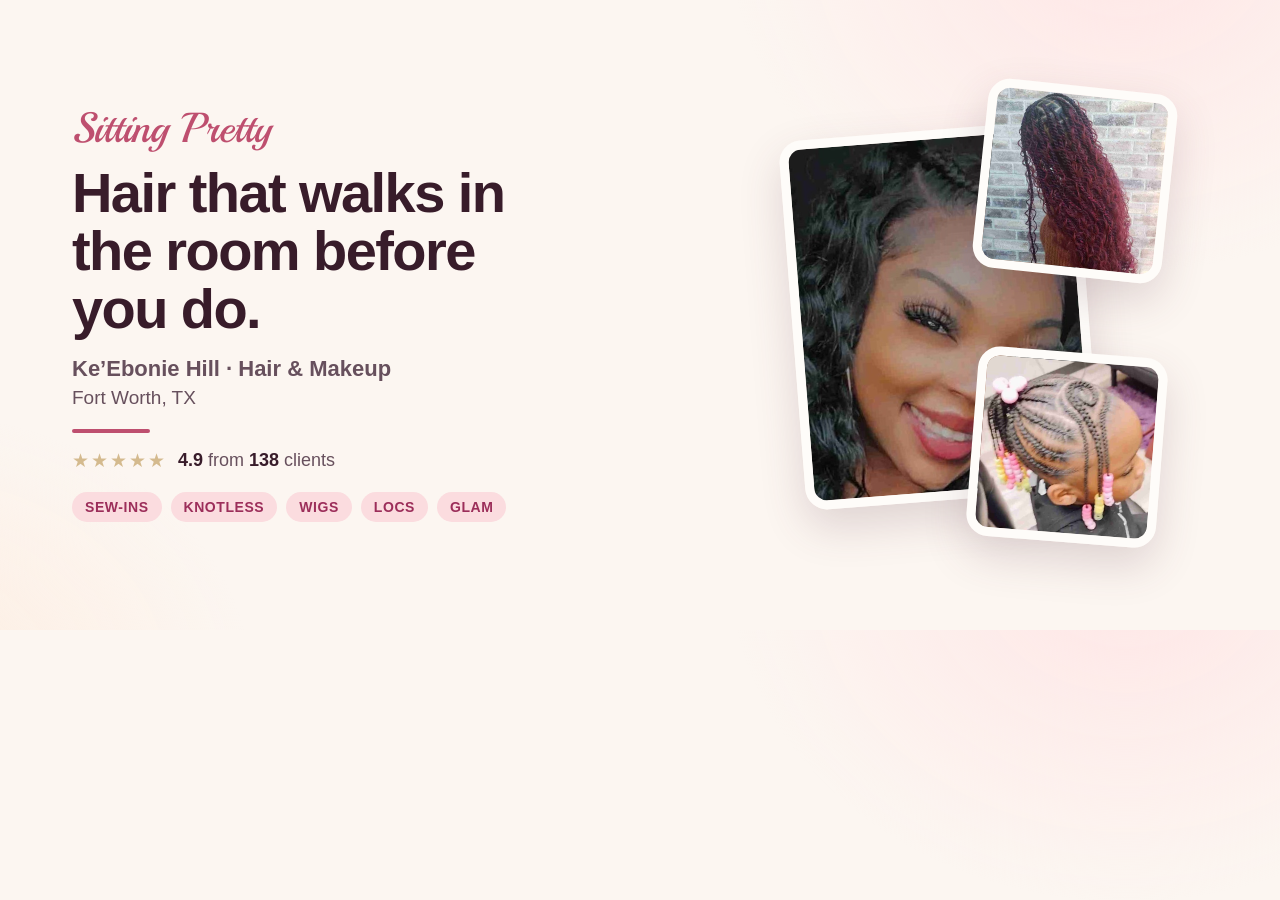
<file: design/og-card.html>
<!-- Source for assets/og-card.jpg (the link-preview card).
     Re-render: serve the repo, screenshot this at 1200x630 with a 2x device
     scale factor, then downsize to exactly 1200x630. -->
<!DOCTYPE html>
<html lang="en">
<head>
<meta charset="UTF-8">
<link href="https://api.fontshare.com/v2/css?f[]=satoshi@500,700,900&display=swap" rel="stylesheet">
<link href="https://fonts.googleapis.com/css2?family=Playball&display=swap" rel="stylesheet">
<style>
  *{margin:0;padding:0;box-sizing:border-box}
  :root{
    --bg: oklch(97.5% 0.009 60);
    --surface: oklch(99.2% 0.004 80);
    --ink: oklch(27% 0.05 350);
    --ink-dim: oklch(46% 0.035 345);
    --rose: oklch(58% 0.145 5);
    --rose-deep: oklch(48% 0.15 0);
    --rose-soft: oklch(92% 0.035 10);
    --champagne: oklch(80% 0.065 80);
    --line: oklch(89% 0.018 30);
  }
  body{
    width:1200px;height:630px;overflow:hidden;
    font-family:'Satoshi',sans-serif;color:var(--ink);
    background:
      radial-gradient(50vw 60vh at 88% -10%, oklch(94% 0.035 15 / .8), transparent 62%),
      radial-gradient(46vw 50vh at -8% 108%, oklch(95% 0.03 60 / .7), transparent 60%),
      var(--bg);
    display:grid;grid-template-columns:1.06fr .94fr;align-items:center;
  }
  .left{padding:0 0 0 72px}
  .wordmark{font-family:'Playball',cursive;font-size:42px;color:var(--rose);line-height:1;margin-bottom:14px}
  h1{
    font-size:56px;font-weight:900;line-height:1.03;letter-spacing:-0.028em;
    max-width:14ch;margin-bottom:18px;
  }
  .who{font-size:22px;font-weight:700;color:var(--ink-dim);margin-bottom:5px}
  .where{font-size:19px;font-weight:500;color:var(--ink-dim)}
  .rule{width:78px;height:4px;background:var(--rose);border-radius:99px;margin:20px 0 16px}
  .proof{display:flex;align-items:center;gap:11px;font-size:18px;color:var(--ink-dim);font-weight:500}
  .proof b{color:var(--ink);font-weight:900}
  .stars{color:var(--champagne);font-size:19px;letter-spacing:2px}
  .tags{display:flex;gap:9px;margin-top:20px;flex-wrap:nowrap}
  .tag{
    font-size:14px;font-weight:700;letter-spacing:.04em;text-transform:uppercase;
    color:var(--rose-deep);background:var(--rose-soft);
    padding:7px 13px;border-radius:99px;white-space:nowrap;
  }
  /* photos: her real work, stacked like a set of polaroids */
  .right{position:relative;height:630px}
  .ph{position:absolute;object-fit:cover;border:9px solid var(--surface);border-radius:22px;
      box-shadow:0 18px 44px oklch(40% 0.06 350 / .19)}
  .p1{width:296px;height:370px;right:112px;top:130px;transform:rotate(-4.5deg);z-index:2}
  .p2{width:190px;height:190px;right:30px;top:86px;transform:rotate(6deg);z-index:3}
  .p3{width:190px;height:190px;right:38px;bottom:88px;transform:rotate(4.5deg);z-index:3}
</style>
</head>
<body>
  <div class="left">
    <div class="wordmark">Sitting Pretty</div>
    <h1>Hair that walks in the room before you do.</h1>
    <div class="who">Ke&rsquo;Ebonie Hill &middot; Hair &amp; Makeup</div>
    <div class="where">Fort Worth, TX</div>
    <div class="rule"></div>
    <div class="proof"><span class="stars">&#9733;&#9733;&#9733;&#9733;&#9733;</span> <span><b>4.9</b> from <b>138</b> clients</span></div>
    <div class="tags">
      <span class="tag">Sew-ins</span><span class="tag">Knotless</span><span class="tag">Wigs</span><span class="tag">Locs</span><span class="tag">Glam</span>
    </div>
  </div>
  <div class="right">
    <img class="ph p1" src="../assets/gallery-05.jpg" alt="">
    <img class="ph p2" src="../assets/gallery-09.jpg" alt="">
    <img class="ph p3" src="../assets/gallery-19.jpg" alt="">
  </div>
</body>
</html>
</file>
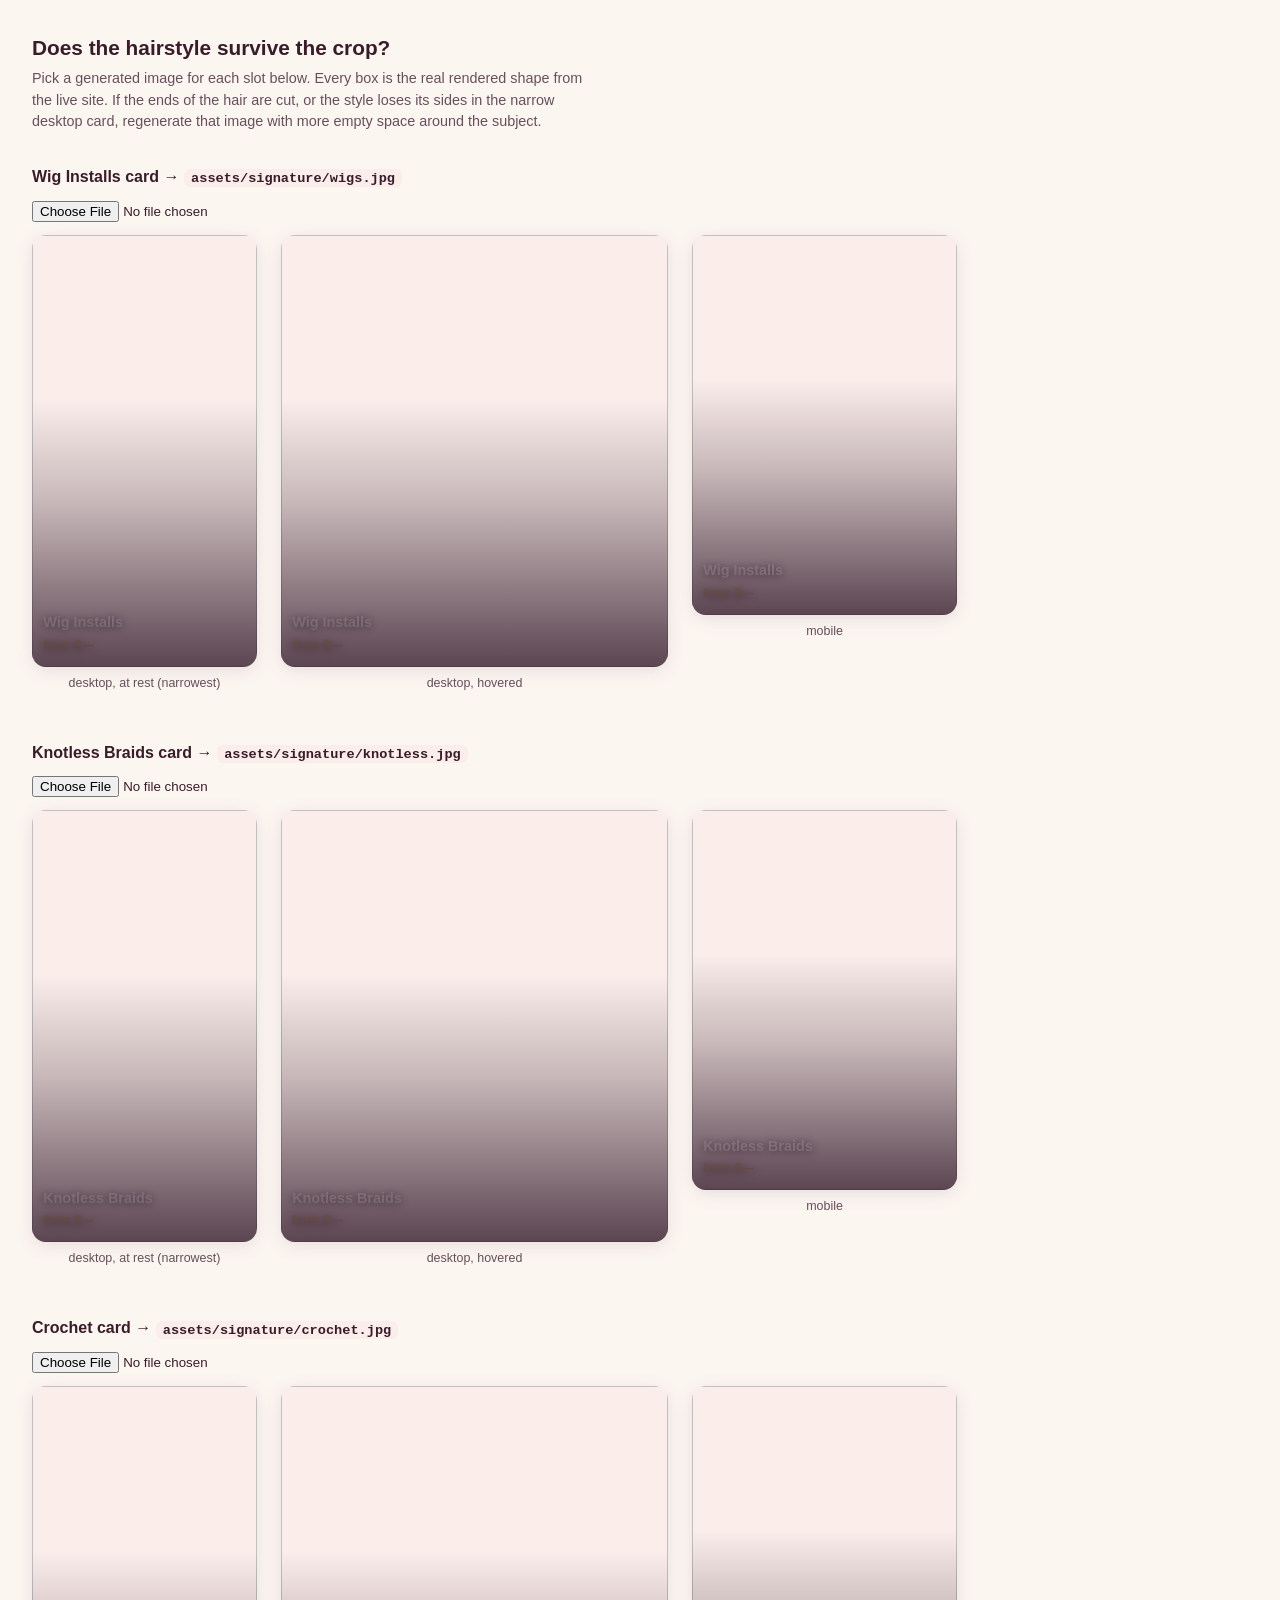
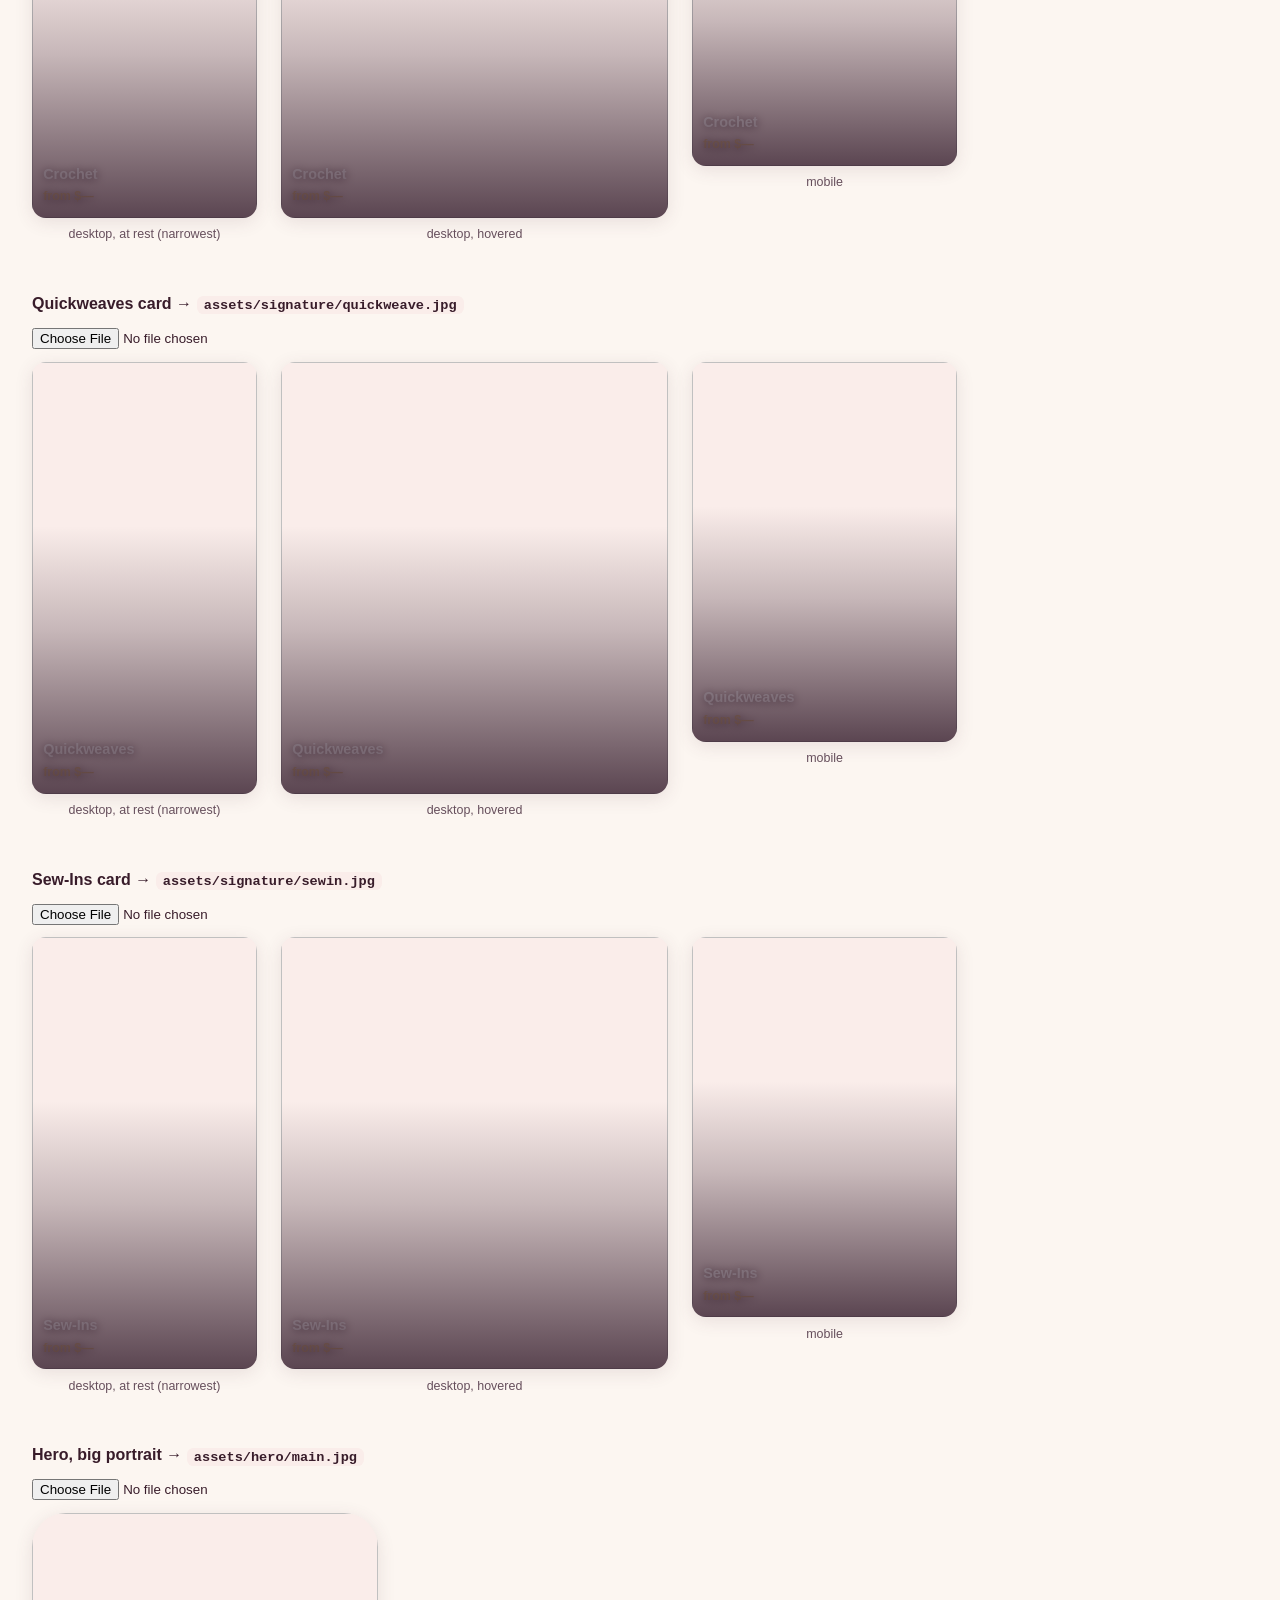
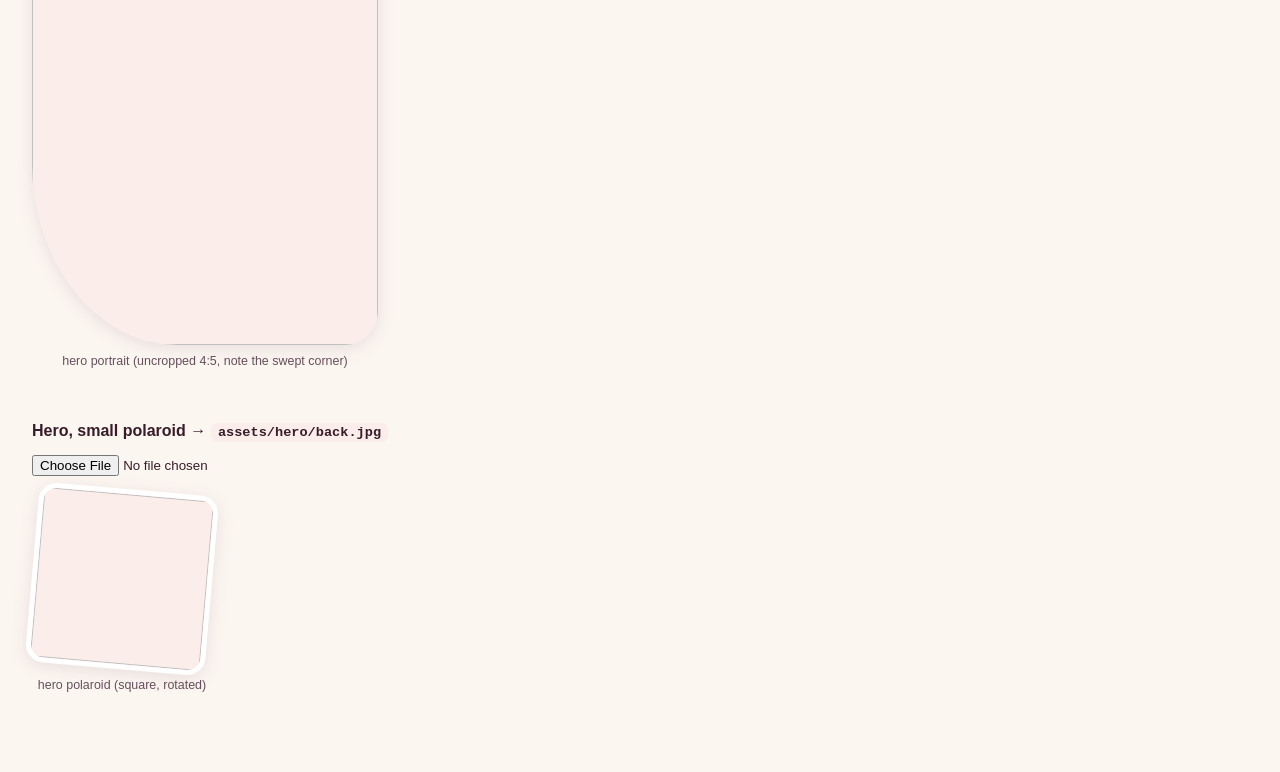
<file: tools/card-preview.html>
<!DOCTYPE html>
<html lang="en">
<head>
<meta charset="UTF-8">
<meta name="viewport" content="width=device-width, initial-scale=1.0">
<title>Signature & hero image crop preview</title>
<style>
/* Dev tool, never linked from the site. Drop generated images on a slot and
   see them inside the REAL rendered shapes (measured from the live site), so
   a bad crop is caught here instead of in production. */
*{margin:0;padding:0;box-sizing:border-box}
body{font-family:-apple-system,'Segoe UI',sans-serif;background:oklch(97.5% 0.009 60);color:oklch(27% 0.05 350);padding:2rem;line-height:1.5}
h1{font-size:1.3rem;margin-bottom:.3rem}
.hint{color:oklch(46% 0.035 345);font-size:.9rem;max-width:70ch;margin-bottom:2rem}
.slot{margin-bottom:3rem}
.slot h2{font-size:1rem;margin-bottom:.6rem}
.slot h2 code{background:oklch(95.5% 0.015 30);padding:.1rem .45rem;border-radius:.4rem;font-size:.85em}
.shapes{display:flex;gap:1.5rem;flex-wrap:wrap;align-items:flex-start}
.shape{text-align:center}
.shape figcaption{font-size:.78rem;color:oklch(46% 0.035 345);margin-top:.45rem}
.box{overflow:hidden;background:oklch(95.5% 0.015 30);border-radius:14px;position:relative;box-shadow:0 4px 18px oklch(40% 0.05 350/.12)}
.box img{width:100%;height:100%;object-fit:cover;object-position:center 22%;display:block}
.box .label{position:absolute;left:.7rem;right:.5rem;bottom:.7rem;color:#fff;text-align:left;font-weight:800;font-size:.9rem;text-shadow:0 1px 8px rgba(30,10,20,.7);pointer-events:none}
.box::after{content:"";position:absolute;inset:0;background:linear-gradient(to top, rgba(46,22,38,.78) 0%, rgba(46,22,38,.25) 38%, transparent 62%);pointer-events:none}
/* real measured shapes */
.d-rest{width:225px;height:432px}
.d-hover{width:387px;height:432px}
.mob{width:265px;height:380px}
/* hero shapes */
.hero-main{width:346px;height:432px;border-radius:34px 34px 34px 42%}
.hero-main img{object-position:center 20%}
.hero-main::after{display:none}
.hero-back{width:180px;height:180px;border-radius:18px;rotate:5deg;border:5px solid #fff}
.hero-back img{object-position:center}
.hero-back::after{display:none}
input[type=file]{margin-bottom:.8rem}
</style>
</head>
<body>
<h1>Does the hairstyle survive the crop?</h1>
<p class="hint">Pick a generated image for each slot below. Every box is the real rendered
shape from the live site. If the ends of the hair are cut, or the style loses its sides in
the narrow desktop card, regenerate that image with more empty space around the subject.</p>

<div id="slots"></div>

<script>
const SLOTS = [
  { key: "wigs", title: "Wig Installs card", file: "assets/signature/wigs.jpg", kind: "card", label: "Wig Installs" },
  { key: "knotless", title: "Knotless Braids card", file: "assets/signature/knotless.jpg", kind: "card", label: "Knotless Braids" },
  { key: "crochet", title: "Crochet card", file: "assets/signature/crochet.jpg", kind: "card", label: "Crochet" },
  { key: "quickweave", title: "Quickweaves card", file: "assets/signature/quickweave.jpg", kind: "card", label: "Quickweaves" },
  { key: "sewin", title: "Sew-Ins card", file: "assets/signature/sewin.jpg", kind: "card", label: "Sew-Ins" },
  { key: "heromain", title: "Hero, big portrait", file: "assets/hero/main.jpg", kind: "heromain" },
  { key: "heroback", title: "Hero, small polaroid", file: "assets/hero/back.jpg", kind: "heroback" },
];
const shapesFor = (s) => {
  if (s.kind === "card") return [
    ["d-rest", "desktop, at rest (narrowest)"],
    ["d-hover", "desktop, hovered"],
    ["mob", "mobile"],
  ];
  if (s.kind === "heromain") return [["hero-main", "hero portrait (uncropped 4:5, note the swept corner)"]];
  return [["hero-back", "hero polaroid (square, rotated)"]];
};
const root = document.getElementById("slots");
SLOTS.forEach((s) => {
  const div = document.createElement("div");
  div.className = "slot";
  div.innerHTML = `
    <h2>${s.title} &rarr; <code>${s.file}</code></h2>
    <input type="file" accept="image/*" data-slot="${s.key}">
    <div class="shapes">${shapesFor(s).map(([cls, cap]) => `
      <figure class="shape">
        <div class="box ${cls}">
          <img data-img="${s.key}" alt="">
          ${s.kind === "card" ? `<span class="label">${s.label}<br><span style="font-weight:700;font-size:.78rem;color:#e8c98f">from $—</span></span>` : ""}
        </div>
        <figcaption>${cap}</figcaption>
      </figure>`).join("")}
    </div>`;
  root.appendChild(div);
});
root.addEventListener("change", (e) => {
  const input = e.target.closest("input[type=file]");
  if (!input || !input.files || !input.files[0]) return;
  const url = URL.createObjectURL(input.files[0]);
  document.querySelectorAll(`img[data-img="${input.getAttribute("data-slot")}"]`)
    .forEach((img) => { img.src = url; });
});
</script>
</body>
</html>
</file>
<file: css/tokens.css>
/* Sitting Pretty — shared design tokens (v2 feminine light)
   Single source of truth for index.html and dashboard.html. */
:root{
  /* surfaces: warm ivory, never clinical white */
  --bg: oklch(97.5% 0.009 60);
  --surface: oklch(99.2% 0.004 80);
  --surface-2: oklch(95.5% 0.015 30);      /* blush wash */
  --line: oklch(89% 0.018 30);
  --line-strong: oklch(80% 0.025 25);

  /* ink: deep plum-cocoa, feminine but readable */
  --ink: oklch(27% 0.05 350);
  --ink-dim: oklch(46% 0.035 345);
  --ink-faint: oklch(60% 0.028 340);

  /* accents */
  --rose: oklch(58% 0.145 5);              /* dusty raspberry-rose: CTAs, prices */
  --rose-deep: oklch(48% 0.15 0);
  --rose-soft: oklch(92% 0.035 10);        /* chips, hovers, selected states */
  --champagne: oklch(80% 0.065 80);        /* stars, small warm details */
  --success: oklch(55% 0.1 155);
  --danger: oklch(55% 0.16 25);

  /* type */
  --font-body: 'Satoshi', -apple-system, sans-serif;
  --font-script: 'Playball', cursive;

  /* motion */
  --ease-out: cubic-bezier(0.23, 1, 0.32, 1);

  /* shape */
  --r-card: 1.1rem;
  --r-pill: 99px;
  --shadow-soft: 0 4px 18px oklch(40% 0.05 350 / .08);
  --shadow-lift: 0 10px 32px oklch(40% 0.06 350 / .14);
}

/* Buttons — same everywhere */
.btn{
  display:inline-flex;align-items:center;justify-content:center;gap:.5rem;
  font-family:var(--font-body);font-weight:700;font-size:1rem;
  border-radius:var(--r-pill);padding:.85rem 1.6rem;border:1px solid transparent;
  cursor:pointer;min-height:48px;
  transition:transform .16s var(--ease-out), background .2s var(--ease-out),
             border-color .2s var(--ease-out), color .2s var(--ease-out);
}
.btn:active{transform:scale(.97)}
.btn-solid{background:var(--rose);color:oklch(98% 0.008 30)}
.btn-solid:hover{background:var(--rose-deep)}
.btn-ghost{border-color:var(--line-strong);color:var(--ink);background:transparent}
.btn-ghost:hover{border-color:var(--rose);color:var(--rose)}
.btn-danger{background:transparent;border-color:var(--line-strong);color:var(--danger)}
.btn-danger:hover{border-color:var(--danger)}
.btn[disabled]{opacity:.45;pointer-events:none}

/* Status chips */
.chip{display:inline-flex;align-items:center;gap:.35rem;font-size:.78rem;font-weight:700;
  padding:.28rem .75rem;border-radius:var(--r-pill);white-space:nowrap}
.chip-awaiting{background:oklch(94% 0.06 80);color:oklch(45% 0.1 70)}
.chip-request{background:oklch(93% 0.03 260);color:oklch(42% 0.08 265)}
.chip-confirmed{background:oklch(93% 0.045 150);color:oklch(38% 0.09 155)}
.chip-completed{background:var(--rose-soft);color:var(--rose-deep)}
.chip-canceled{background:oklch(93% 0.02 25);color:oklch(45% 0.1 25);text-decoration:none}
</file>
